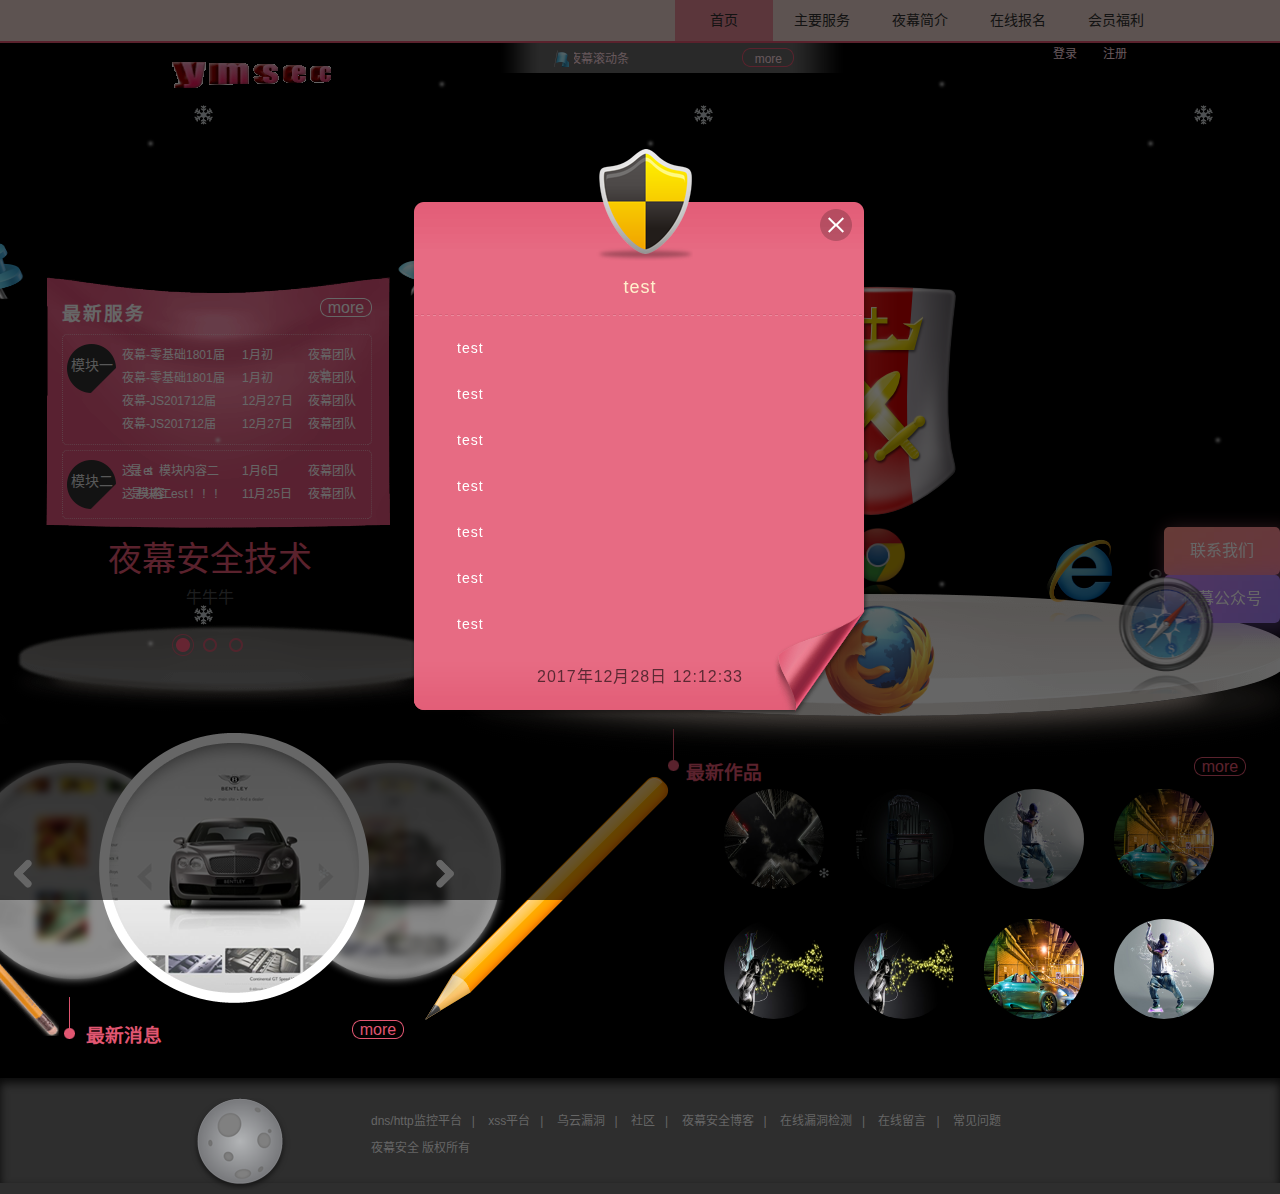
<file: index.html>
<!DOCTYPE html>
<html lang="zh-cn">

	<head>
		<meta charset="utf-8">
		<title>首页－夜幕安全</title>
		<meta name="description" content="夜幕安全">
		<meta name="keywords" content="夜幕安全">
		<link rel="shortcut icon" href="images/Clover.ico" />
		<link href="css/common.css" rel="stylesheet" type="text/css">
		<link href="css/index.css" rel="stylesheet" type="text/css">
		<link href="css/index-inside.css" rel="stylesheet" type="text/css">
		<link rel="stylesheet" href="css/footer.css" />
		<link rel="stylesheet" href="css/backtop.css" />
	</head>

	<body style="overflow-x: hidden;">

		<!--<div class="loadBox" style="height: 949px; display: none;">
			<div class="load1" id="loadBg">
				<div class="penBox" id="penBox"><img class="pen1" id="pen" src="">
					<div class="note1" id="note"><span>26</span><em>%</em></div>
				</div>
				<canvas id="c" height="400" width="600"></canvas>
				<span>&nbsp;</span>
				<img id="loadRoute" style="display: inline-block;" src="">
			</div>
		</div>-->

		<!-- center_content start-->
		<div class="body" style="display: block;">
			<!-- nav start -->
			<div class="nav">
				<div class="nav_main clear">
					<!-- skip_logo start-->
					<div id="skip_logo">
						<div id="skip_logoImg">
							<span></span>
							<span></span>
							<span></span>
							<span></span>
							<span></span>
							<!--<span></span>-->
						</div>
					</div>
					<!-- end skip_logo -->

					<!-- navigator start -->
					<div class="menu">
						<ul class="elastic">
							<li>
								<a href="index.html">首页</a>
							</li>
							<li>
								<a href="service.html">主要服务</a>
							</li>
							<li>
								<a href="profile.html">夜幕简介</a>
							</li>
							<li>
								<a href="enter.html">在线报名</a>
							</li>
							<li>
								<a href="vip.html">会员福利</a>
							</li>
							<li class="esbg"></li>
						</ul>
					</div>
					<!-- end navigator -->

					<!-- rolling_login_register start -->
					<div class="loginBtn">
						<!-- Seamless_rolling start -->
						<div class="notify">
							<strong class="horn"></strong>
							<a href="/index.php/about/noticelist" class="more" target="_blank">more</a>
							<div class="notifyBox">
								<ul style="width: 1256px; left: -723px;">
									<li>
										<a href="#" target="_blank">夜幕滚动条</a>
									</li>
									<li>
										<a href="#" target="_blank">夜幕最新消息</a>
									</li>
									<li>
										<a href="#" target="_blank">夜幕最新技术</a>
									</li>
									<li>
										<a href="#276" target="_blank">夜幕最新团队</a>
									</li>
								</ul>
							</div>
						</div>
						<!-- end Seamless_rolling -->

						<!-- login_register start -->
						<a href="javascript:;" id="navSingup" class="last_login">注册</a>
						<a href="javascript:;" id="navLogin">登录</a>
						<!-- end login_register-->
					</div>
					<!-- end rolling_login_register -->
				</div>
			</div>
			<!-- end nav -->

			<!-- snow start -->
			<div id="snowMask" style="display: block;"></div>
			<style type="text/css">
				@keyframes snow {
					0% {
						background-position: 0 0, 0 0;
					}
					100% {
						background-position: 500px 1000px, 500px 500px;
					}
				}
				
				@-webkit-keyframes snow {
					0% {
						background-position: 0 0, 0 0;
					}
					100% {
						background-position: 500px 1000px, 500px 500px;
					}
				}
				
				#snowMask {
					position: fixed;
					left: 0;
					top: 0;
					right: 0;
					bottom: 0;
					z-index: 999;
					background: url('images/snow1.png'), url('images/snow2.png');
					pointer-events: none;
					-webkit-animation: snow 15s linear infinite;
					animation: snow 15s linear infinite;
				}
			</style>
			<script type="text/javascript">
				(function() {
					var snowMask = document.getElementById('snowMask');

					function isIE() {
						if(!!window.ActiveXObject || "ActiveXObject" in window)
							return true;
						else
							return false;
					}
					snowMask.style.display = (!isIE()) ? "block" : "none";
				})();
			</script>
			<!-- end snow -->

			<!-- center_content_center start -->
			<div class="box">
				<div class="content clear">
					<!--carousel start-->
					<div class="text3d">
						<div style=" width:400px;height:396px;background:url(images/security-high.png) no-repeat center;position:absolute;left:230px; top: 100px;"></div>
						<div id="rorate_showcase" class="rorate_noselect">
							<img class="cloud9-item" src="browsers/firefox.png" alt="Firefox" width="120" height="120" style="opacity: 1;">
							<img class="cloud9-item" src="browsers/wyzo.png" alt="Wyzo" width="120" height="120">
							<img class="cloud9-item" src="browsers/opera.png" alt="Opera" width="120" height="120">
							<img class="cloud9-item" src="browsers/chrome.png" alt="Chrome" width="120" height="120">
							<img class="cloud9-item" src="browsers/iexplore.png" alt="Internet Explorer" width="120" height="120">
							<img class="cloud9-item" src="browsers/safari.png" alt="Safari" width="120" height="120">
						</div>
						<img class="disk" src="images/disk.png" alt="" style="left: 0px; bottom: 0px; width: 874px; height: 172px;">
					</div>
					<!-- end carousel-->

					<!-- strings_slideshow start -->
					<div class="board" style="opacity: 1;">

						<!-- spotlight start -->
						<div class="light">
							<div class="light1"></div>
							<div class="light2"></div>
							<div class="light3"></div>
						</div>
						<!-- end spotlight -->

						<!-- slideshow start -->
						<div class="black">
							<!-- text_switch start -->
							<div class="blackFrame">
								<ul class="blackBox">
									<li class="active" style="opacity: 1;">
										<a href="#" target="_blank">
											<h3>夜幕安全技术</h3>
											<p>牛牛牛</p>
										</a>
									</li>
									<li class="" style="opacity: 0;">
										<a href="#" target="_blank">
											<h3>夜幕大数据</h3>
											<p>好好好</p>
										</a>
									</li>
									<li class="" style="opacity: 0;">
										<a href="#" target="_blank">
											<h3>夜幕爬虫</h3>
											<p>强强强</p>
										</a>
									</li>
								</ul>
							</div>
							<!-- end text_switch -->

							<!-- click_dot start -->
							<div class="table">
								<a href="javascript:;" class="active"></a>
								<a href="javascript:;" class=""></a>
								<a href="javascript:;" class=""></a>
							</div>
							<!-- end click_dot -->
						</div>
						<!-- end slideshow-->

						<!-- strings_rolling start -->
						<div class="cloth" style="background-position: -18000px center, 0px center;">
							<div class="fly">
								<img class="fly1" src="images/tuding2.png" width="105" height="65" alt="">
								<img class="fly2" src="images/tuding1.png" width="105" height="65" alt="">
							</div>
							<div class="newClass" style="opacity: 1;">
								<div class="classTop clear">
									<h3>最新服务</h3>
									<a href="" target="_blank" class="more">more</a>
								</div>
								<div class="classContent">

									<div class="dashedTop">
										<div class="dashedBottom">
											<div class="dashedMiddle">
												<div class="classTitle">
													<div class="circle">模块一</div>
												</div>
												<ul class="classItem">
													<li>
														<span class="text">
															<a href="#" target="_blank" class="qin">
																<span style="left: 0px; position: absolute; top: 0px;">夜</span>
														<span style="left: 12px; position: absolute; top: 0px;">幕</span>
														<span style="left: 24px; position: absolute; top: 0px;">-</span>
														<span style="left: 27.9844px; position: absolute; top: 0px;">零</span>
														<span style="left: 39.9844px; position: absolute; top: 0px;">基</span>
														<span style="left: 51.9844px; position: absolute; top: 0px;">础</span>
														<span style="left: 63.9844px; position: absolute; top: 0px;">1</span>
														<span style="left: 70.6563px; position: absolute; top: 0px;">8</span>
														<span style="left: 77.3281px; position: absolute; top: 0px;">0</span>
														<span style="left: 84px; position: absolute; top: 0px;">1</span>
														<span style="left: 90.6719px; position: absolute; top: 0px;">届</span>
														</a>
														</span>
														<span class="date"><a href="#" target="_blank">1月初</a></span>
														<span class="people"><a href="#" target="_blank">夜幕团队</a></span>
													</li>
													<li>
														<span class="text">
															<a href="#" target="_blank" class="qin">
																<span style="left: 0px; position: absolute; top: 0px;">夜</span>
														<span style="left: 12px; position: absolute; top: 0px;">幕</span>
														<span style="left: 24px; position: absolute; top: 0px;">-</span>
														<span style="left: 27.9844px; position: absolute; top: 0px;">零</span>
														<span style="left: 39.9844px; position: absolute; top: 0px;">基</span>
														<span style="left: 51.9844px; position: absolute; top: 0px;">础</span>
														<span style="left: 63.9844px; position: absolute; top: 0px;">1</span>
														<span style="left: 70.6563px; position: absolute; top: 0px;">8</span>
														<span style="left: 77.3281px; position: absolute; top: 0px;">0</span>
														<span style="left: 84px; position: absolute; top: 0px;">1</span>
														<span style="left: 90.6719px; position: absolute; top: 0px;">届</span>
														</a>
														</span>
														<span class="date"><a href="#" target="_blank">1月初</a></span>
														<span class="people"><a href="#" target="_blank">夜幕团队</a></span>
													</li>
													<li>
														<span class="text">
															<a href="#" target="_blank" class="qin">
																<span style="left: 0px; position: absolute; top: 0px;">夜</span>
														<span style="left: 12px; position: absolute; top: 0px;">幕</span>
														<span style="left: 24px; position: absolute; top: 0px;">-</span>
														<span style="left: 27.9844px; position: absolute; top: 0px;">J</span>
														<span style="left: 33.9844px; position: absolute; top: 0px;">S</span>
														<span style="left: 41.9844px; position: absolute; top: 0px;">2</span>
														<span style="left: 48.6563px; position: absolute; top: 0px;">0</span>
														<span style="left: 55.3281px; position: absolute; top: 0px;">1</span>
														<span style="left: 62px; position: absolute; top: 0px;">7</span>
														<span style="left: 68.6719px; position: absolute; top: 0px;">1</span>
														<span style="left: 75.3438px; position: absolute; top: 0px;">2</span>
														<span style="left: 82.0156px; position: absolute; top: 0px;">届</span>
														</a>
														</span>
														<span class="date"><a href="#" target="_blank">12月27日</a></span>
														<span class="people"><a href="#" target="_blank">夜幕团队</a></span>
													</li>
													<li>
														<span class="text">
															<a href="#" target="_blank" class="qin">
																<span style="left: 0px; position: absolute; top: 0px;">夜</span>
														<span style="left: 12px; position: absolute; top: 0px;">幕</span>
														<span style="left: 24px; position: absolute; top: 0px;">-</span>
														<span style="left: 27.9844px; position: absolute; top: 0px;">J</span>
														<span style="left: 33.9844px; position: absolute; top: 0px;">S</span>
														<span style="left: 41.9844px; position: absolute; top: 0px;">2</span>
														<span style="left: 48.6563px; position: absolute; top: 0px;">0</span>
														<span style="left: 55.3281px; position: absolute; top: 0px;">1</span>
														<span style="left: 62px; position: absolute; top: 0px;">7</span>
														<span style="left: 68.6719px; position: absolute; top: 0px;">1</span>
														<span style="left: 75.3438px; position: absolute; top: 0px;">2</span>
														<span style="left: 82.0156px; position: absolute; top: 0px;">届</span>
														</a>
														</span>
														<span class="date"><a href="#" target="_blank">12月27日</a></span>
														<span class="people"><a href="#" target="_blank">夜幕团队</a></span>
													</li>
												</ul>
											</div>
										</div>
									</div>
									<div class="dashedTop">
										<div class="dashedBottom">
											<div class="dashedMiddle">
												<div class="classTitle">
													<div class="circle">模块二</div>
												</div>
												<ul class="classItem">
													<li>
														<span class="text"><a href="#" target="_blank" class="qin">
															<span style="left: 0px; position: absolute; top: 0px;">这</span>
														<span style="left: 8px; position: absolute; top: 0px;">是</span>
														<span style="left: 14.6719px; position: absolute; top: 0px;">t</span>
														<span style="left: 21.3438px; position: absolute; top: 0px;">e</span>
														<span style="left: 24.6719px; position: absolute; top: 0px;">s</span>
														<span style="left: 27.3281px; position: absolute; top: 0px;">t</span>
														<span style="left: 33.3281px; position: absolute; top: 0px;"> </span>
														<span style="left: 36.6563px; position: absolute; top: 0px;">模</span>
														<span style="left: 48.6563px; position: absolute; top: 0px;">块</span>
														<span style="left: 60.6563px; position: absolute; top: 0px;">内</span>
														<span style="left: 72.6563px; position: absolute; top: 0px;">容</span>
														<span style="left: 84.6563px; position: absolute; top: 0px;">二</span>
														</a>
														</span>
														<span class="date"><a href="#" target="_blank">1月6日</a></span>
														<span class="people"><a href="#" target="_blank">夜幕团队</a></span>
													</li>
													<li>
														<span class="text"><a href="#263" target="_blank" class="qin">
															<span style="left: 0px; position: absolute; top: 0px;">这</span>
														<span style="left: 8.65625px; position: absolute; top: 0px;">是</span>
														<span style="left: 15.3281px; position: absolute; top: 0px;">模</span>
														<span style="left: 22px; position: absolute; top: 0px;">块</span>
														<span style="left: 28px; position: absolute; top: 0px;">内</span>
														<span style="left: 31.3281px; position: absolute; top: 0px;">容</span>
														<span style="left: 38.3281px; position: absolute; top: 0px;">二</span>
														<span style="left: 42.3125px; position: absolute; top: 0px;">t</span>
														<span style="left: 48.9844px; position: absolute; top: 0px;">e</span>
														<span style="left: 55.6563px; position: absolute; top: 0px;">s</span>
														<span style="left: 62.3281px; position: absolute; top: 0px;">t</span>
														<span style="left: 68.3281px; position: absolute; top: 0px;">!</span>
														<span style="left: 80.3281px; position: absolute; top: 0px;">!</span>
														<span style="left: 92.3281px; position: absolute; top: 0px;">!</span>
														</a>
														</span>
														<span class="date"><a href="#263" target="_blank">11月25日</a></span>
														<span class="people"><a href="#263" target="_blank">夜幕团队</a></span>
													</li>
												</ul>
											</div>
										</div>
									</div>

								</div>
							</div>
						</div>
						<!-- end strings_rolling -->
					</div>
					<!-- end strings_slideshow -->

					<!-- gauss_enlarge start -->
					<div class="paper" style="top: 0px; opacity: 1;">
						<!-- pic start -->
						<div class="tool" style="opacity: 1;">
							<img class="pen" src="images/pen.png" alt="" style="left: -45px; top: 120px;">
							<img class="pen_bottom" src="images/pen-bottom.png" alt="" style="left:483px;top:43px;">
						</div>
						<!-- end pic -->

						<!-- gauss_blur start -->
						<div id="gauss_wrap">
							<img src="images/title.png" style="position: absolute;left: 130px;bottom: 0;" />
							<div class="title" style="position: absolute;right: 130px;bottom: 0;">
								<h3 style="width:78px;height:18px; position: absolute;top: 0;right: 240px;    color: #e15671">最新消息</h3>
								<a href="/index.php/news/newsList" target="_blank" class="more" style="width:52px;height:19px;float:right;background:url(images/more_1.png);text-align:center;line-height:19px;font-weight:500;color:#e15671;cursor: pointer;">more</a>
							</div>
							<ul id="gauss_list">
								<li>
									<span></span>
								</li>
								<li>
									<span></span>
								</li>
								<li>
									<span></span>
								</li>
							</ul>
							<div id="gauss_prev" class="gauss_btn">
								<span></span>
								<span></span>
							</div>
							<div id="gauss_next" class="gauss_btn">
								<span></span>
								<span></span>
							</div>
						</div>
						<!-- end gauss_blur -->

						<!-- enlarge_img start -->
						<style type="text/css">
							.enlarge {
								width: 582px;
								margin-left: 60px;
								position: relative;
							}
							
							.enlarge li {
								list-style: none;
								float: left;
							}
							
							.enlarge li img {
								width: 100px;
								height: 100px;
								border-radius: 50%;
								margin: 15px;
								z-index: 1;
								display: block;
							}
						</style>
						<div class="works" style="opacity: 1;">
							<div class="title moveTitle" style="opacity: 1; top: 0px;">
								<h3>最新作品</h3>
								<a href="#" target="_blank" class="more">more</a>
							</div>
							<ul class="enlarge">
								<li><img src="images/1.jpg" /></li>
								<li><img src="images/2.jpg" /></li>
								<li><img src="images/3.jpg" /></li>
								<li><img src="images/4.jpg" /></li>
								<li><img src="images/5.jpg" /></li>
								<li><img src="images/5.jpg" /></li>
								<li><img src="images/4.jpg" /></li>
								<li><img src="images/3.jpg" /></li>
							</ul>
						</div>
						<!-- end enlarge_img-->
					</div>
					<!-- gauss_enlarge start -->
				</div>
			</div>
			<!-- end center_content_center  -->

			<!-- contact start-->
			<div class="contact" id="contact">
				<div class="cuBox" style="width: 116px; height: 48px;">
					<h6 class="firstTitle">联系我们</h6>
					<div class="cuNum">
						<p class="qq">2582255 2582255</p>
						<p class="qq2">2582255</p>
						<p class="phone">010-2582255</p>
					</div>
					<h6>在线微信客服</h6>
					<div class="weixin">
						<dl>
							<dt><img src="images/cool.jpg" alt=""></dt>
							<dd>客服1</dd>
						</dl>
						<!--<dl class="code2">-->
						<!--<dt><img src="" alt="" /></dt>-->
						<!--<dd>客服2</dd>-->
						<!--</dl>-->
					</div>
					<h6>客服在线时间</h6>
					<div class="ontime">
						<p>周一至周六夜午：9:00~12:00</p>
						<p>下午：13:30~18:00</p>
					</div>
				</div>
				<div class="psBox">
					<h6 class="firstTitle">夜幕公众号</h6>
					<img src="images/cool.jpg" alt="">
				</div>
			</div>
			<!-- end contact-->

			<!-- home_pop_pups start -->
			<div class="bannerMark" style="display: none; opacity: 0;"></div>
			<div class="banner" data-off="284" style="display: none; opacity: 0;">
				<a href="javascript:;" class="close"></a>
				<div class="m"></div>
				<div class="bannerTop">
					<h3><a href="#" target="_blank">test</a></h3>
				</div>
				<div class="bannerMld"></div>
				<div class="bannerBtm">
					<ul>
						<li>
							<a href="#" target="_blank">test</a>
						</li>
						<li>
							<a href="#" target="_blank">test</a>
						</li>
						<li>
							<a href="#" target="_blank">test</a>
						</li>
						<li>
							<a href="#" target="_blank">test</a>
						</li>
						<li>
							<a href="#" target="_blank">test</a>
						</li>
						<li>
							<a href="#" target="_blank">test</a>
						</li>
						<li>
							<a href="#" target="_blank">test</a>
						</li>
					</ul>
					<p>2017年12月28日 12:12:33</p>
				</div>
			</div>
			<!-- end home_pop_pups -->

			<!-- footer start -->
			<div class="footer">
				<div class="f_main">
					<div class="f_logo fl">
						<a href="/"></a>
					</div>
					<div class="f_copy fl">
						<p>
							<a href="#">dns/http监控平台</a>|
							<a href="#">xss平台</a>|
							<a href="#">乌云漏洞</a>|
							<a href="#">社区</a>|
							<a href="#">夜幕安全博客</a>|
							<a href="#">在线漏洞检测</a>|
							<!--<a href="#">加入我们</a>|<a href="#">网站地图</a><a href="#">联系我们</a>|-->
							<a href="#">在线留言</a>|
							<a href="#" target="_blank">常见问题</a>
						</p><br>
						<p><span>夜幕安全 版权所有</span></p>
					</div>
				</div>
			</div>
			<!-- end footer -->

			<!-- back_top start -->
			<div class="backTop" id="backTop" data-backtop="javascript">&nbsp;</div>
			<!-- end back_top -->
		</div>

		<!-- js start -->
		<script src="js/jquery-1.11.3.min.js"></script>
		<script src="js/jquery.easing.1.3.js"></script>
		<script type="text/javascript" src="js/common/utils.js"></script>
		<script type="text/javascript" src="js/common/allMove.js"></script>
		<script src="js/carousel/js/jquery.reflection.js"></script>
		<script src="js/carousel/js/jquery.cloud9carousel.js"></script>
		<script type="text/javascript" src="js/index.js"></script>
		<script type="text/javascript" src="js/backtop.js" ></script>
		<script type="text/javascript" src="js/login.js" ></script>
		<!-- end js -->
	</body>

</html>
</file>
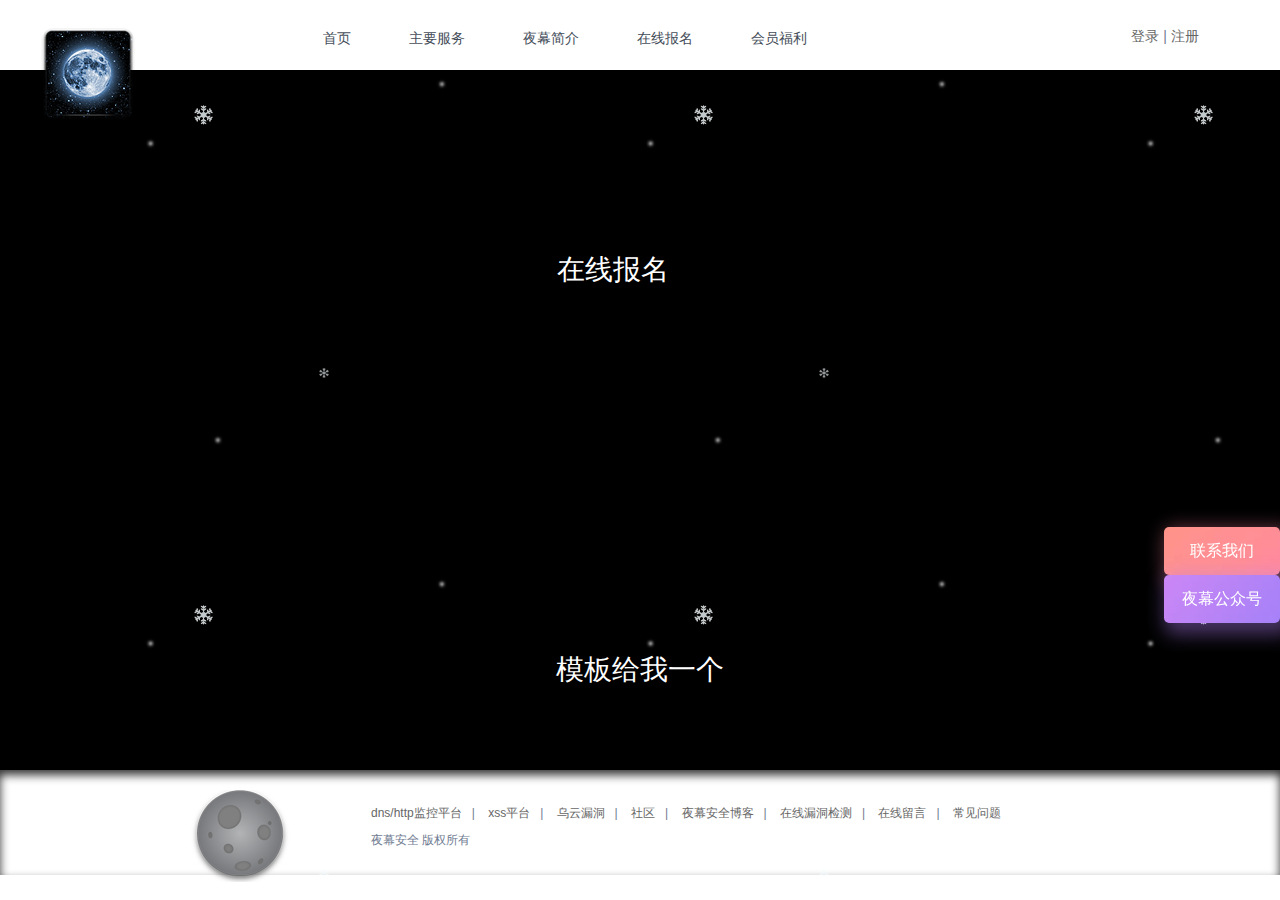
<file: enter.html>
<!DOCTYPE html>
<html>

	<head>
		<meta charset="UTF-8">

		<title></title>
		<link rel="stylesheet" href="css/reset.css" />
		<link rel="stylesheet" href="css/login.css" />
		<link rel="stylesheet" href="css/footer.css" />
		<link rel="stylesheet" href="css/contact.css" />
		<script type="text/javascript" src="js/common/utils.js"></script>
	</head>

	<body>
		<!-- navigator start -->
		<div class="header">
			<div class="topMain">
				<h1 class="logo">
					<a href="#">
						<img src="images/moon.png">
					</a>
				</h1>
				<div class="menu">
					<ul>
						<li>
							<a href="index.html">首页</a>
						</li>
						<li>
							<a href="service.html">主要服务</a>
						</li>
						<li>
							<a href="profile.html">夜幕简介</a>
						</li>
						<li>
							<a href="enter.html">在线报名</a>
						</li>
						<li>
							<a href="vip.html">会员福利</a>
						</li>
					</ul>
				</div>
				<div class="loginBox">
					<a href="" id="navLogin">登录</a>
					<span>|</span>
					<a href="" id="navSingup">注册</a>
				</div>
			</div>
		</div>
		<!-- end navigator -->

		<!-- 雪花动画效果 -->
		<div id="snowMask" style="display: block;"></div>
		<style type="text/css">
			@keyframes snow {
				0% {
					background-position: 0 0, 0 0;
				}
				100% {
					background-position: 500px 1000px, 500px 500px;
				}
			}
			
			@-webkit-keyframes snow {
				0% {
					background-position: 0 0, 0 0;
				}
				100% {
					background-position: 500px 1000px, 500px 500px;
				}
			}
			
			#snowMask {
				position: fixed;
				left: 0;
				top: 0;
				right: 0;
				bottom: 0;
				z-index: 999;
				background: url('images/snow1.png'), url('images/snow2.png');
				pointer-events: none;
				-webkit-animation: snow 15s linear infinite;
				animation: snow 15s linear infinite;
			}
		</style>
		<script type="text/javascript">
			(function() {
				var snowMask = document.getElementById('snowMask');

				function isIE() {
					if(!!window.ActiveXObject || "ActiveXObject" in window)
						return true;
					else
						return false;
				}
				snowMask.style.display = (!isIE()) ? "block" : "none";
			})();
		</script>
		<!-- end snow-->

		<!-- content start -->
		<div class="content bglogin">
			<!-- online start -->
			<div class="online" style="width:100%; height: 400px; text-align: center;line-height: 400px;color: #fff; font-size: 28px;">
				<span>在线报名</span>
				<br />
				<span>模板给我一个</span>
			</div>
			<!-- end online -->
		</div>
		<!-- end content-->

		<!-- contact start-->
		<div class="contact" id="contact">
			<div class="cuBox" style="width: 116px; height: 48px;">
				<h6 class="firstTitle">联系我们</h6>
				<div class="cuNum">
					<p class="qq">2582255 2582255</p>
					<p class="qq2">2582255</p>
					<p class="phone">010-2582255</p>
				</div>
				<h6>在线微信客服</h6>
				<div class="weixin">
					<dl>
						<dt><img src="images/cool.jpg" alt=""></dt>
						<dd>客服1</dd>
					</dl>
				</div>
				<h6>客服在线时间</h6>
				<div class="ontime">
					<p>周一至周六夜午：9:00~12:00</p>
					<p>下午：13:30~18:00</p>
				</div>
			</div>
			<div class="psBox">
				<h6 class="firstTitle">夜幕公众号</h6>
				<img src="images/cool.jpg" alt="">
			</div>
		</div>
		<!-- end contact-->

		<!-- footer start -->
		<div class="footer">
			<div class="f_main">
				<div class="f_logo fl">
					<a href="/"></a>
				</div>
				<div class="f_copy fl">
					<p>
						<a href="#">dns/http监控平台</a>|
						<a href="#">xss平台</a>|
						<a href="#">乌云漏洞</a>|
						<a href="#">社区</a>|
						<a href="#">夜幕安全博客</a>|
						<a href="#">在线漏洞检测</a>|
						<!--<a href="#">加入我们</a>|<a href="#">网站地图</a><a href="#">联系我们</a>|-->
						<a href="#">在线留言</a>|
						<a href="#" target="_blank">常见问题</a>
					</p><br>
					<p><span>夜幕安全 版权所有</span></p>
				</div>
			</div>
		</div>
		<!-- end footer -->

		<!-- back_top start -->
		<div class="backTop" id="backTop" data-backtop="javascript">&nbsp;</div>
		<!-- end back_top -->
		<script type="text/javascript" src="js/login.js"></script>
	</body>

</html>
</file>
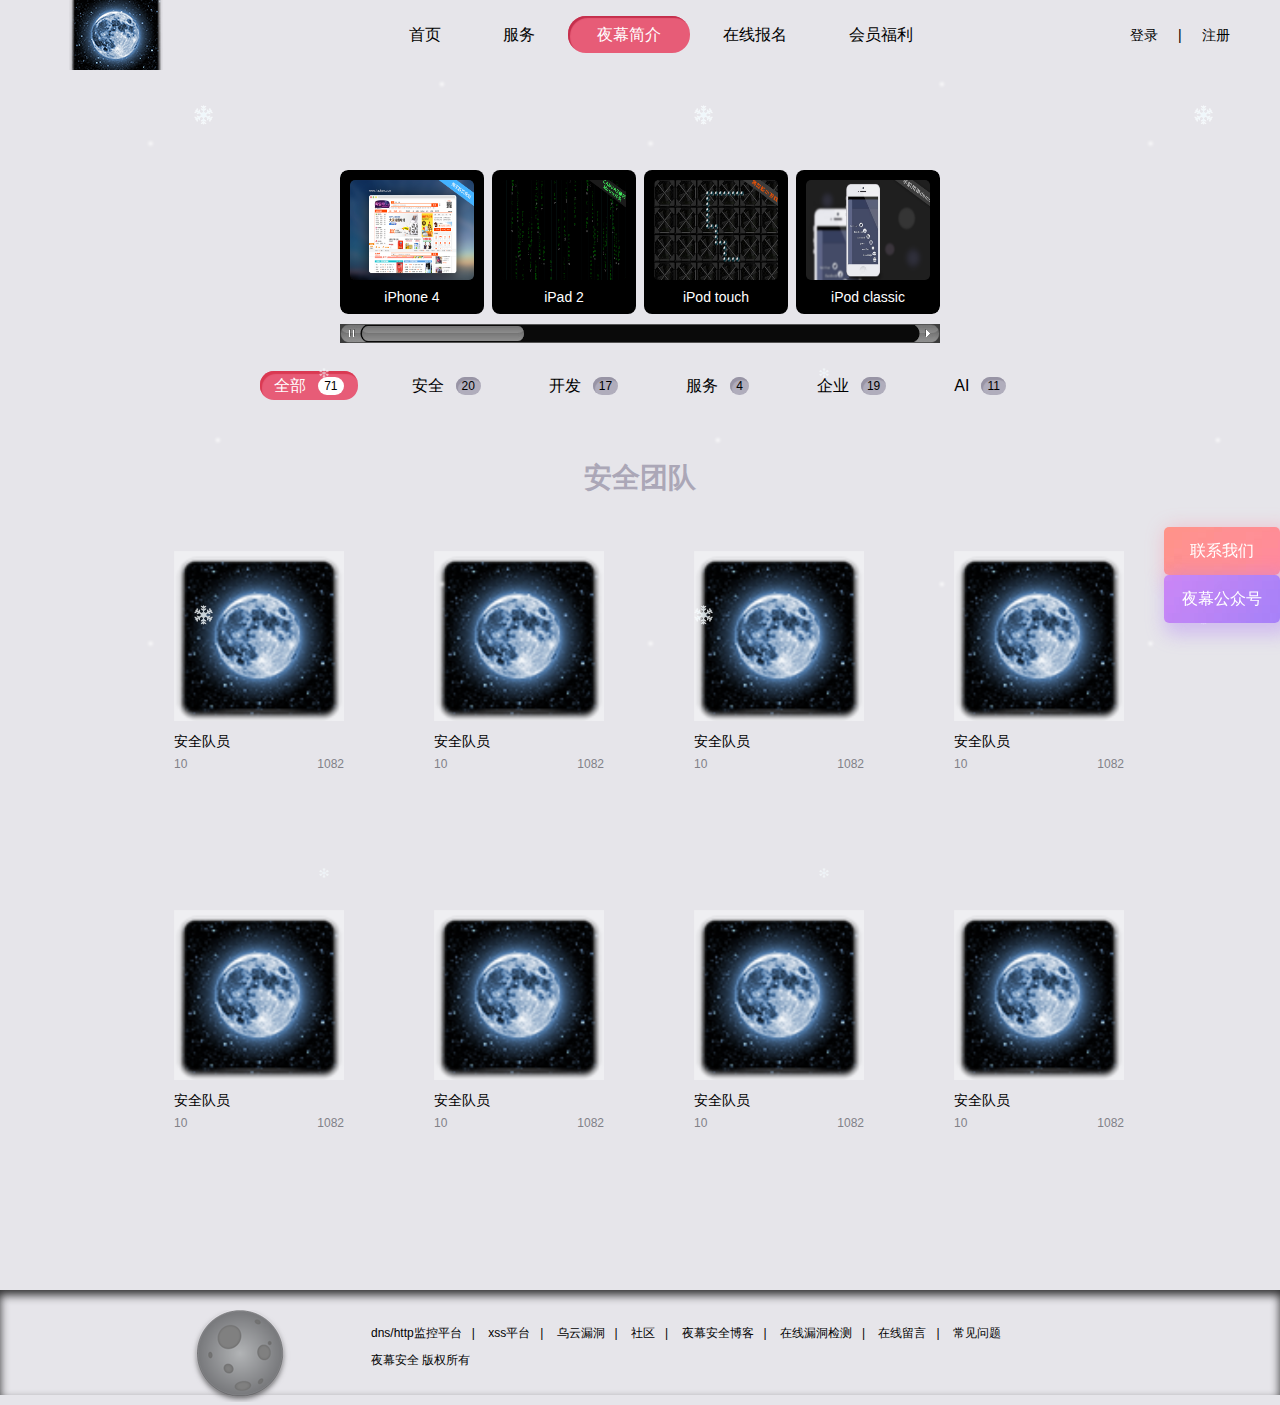
<file: profile.html>
<!doctype html>
<html>

	<head>
		<meta http-equiv="Content-type" content="text/html; charset=utf-8">
		<title>简介-夜幕安全</title>
		<link rel="shortcut icon" href="images/Clover.ico" />
		<link rel="stylesheet" href="css/reset.css" />
		<link rel="stylesheet" href="css/profile.css" />
		<link rel="stylesheet" href="css/contact.css" />
		<link rel="stylesheet" href="css/footer.css" />
		<link rel="stylesheet" href="css/backtop.css" />
		<link rel="stylesheet" href="css/login.css" />
		<script type="text/javascript" src="js/jquery-1.11.3.min.js"></script>
		<script type="text/javascript" src="js/jquery.easing.1.3.js"></script>
		<script type="text/javascript" src="js/common/utils.js"></script>
		<script type="text/javascript" src="js/common/allMove.js"></script>
		<script type="text/javascript" src="js/profilemove.js"></script>

	</head>

	<body class="works">
		<div class="nav">
			<div class="nav-center">
				<h1></h1>
				<ul class="login">
					<li>
						<a href="javascript:;" id="navLogin">登录</a>
					</li>
					<li class="line">|</li>
					<li>
						<a href="javascript:;" id="navSingup">注册</a>
					</li>
				</ul>
				<ul class="nav-list">
					<li>
						<a href="index.html">首页</a>
					</li>
					<li>
						<a href="service.html">服务</a>
					</li>
					<li>
						<a href="profile.html" class="active">夜幕简介</a>
					</li>
					<li>
						<a href="enter.html">在线报名</a>
					</li>
					<li>
						<a href="vip.html">会员福利</a>
					</li>
				</ul>
			</div>
		</div>
		<div class="class-box">
			<div id="box">
				<div class="list">
					<ul>
						<li><img src="img/1.png" />
							<p>iPhone 4</p>
						</li>
						<li><img src="img/2.png" />
							<p>iPad 2</p>
						</li>
						<li><img src="img/3.png" />
							<p>iPod touch</p>
						</li>
						<li><img src="img/4.png" />
							<p>iPod classic</p>
						</li>
						<li><img src="img/5.png" />
							<p>iPod shuffle</p>
						</li>
						<li><img src="img/6.png" />
							<p>iPod nano</p>
						</li>
						<li><img src="img/1.png" />
							<p>MacBook Air</p>
						</li>
						<li><img src="img/2.png" />
							<p>MacBook Pro</p>
						</li>
						<li><img src="img/4.png" />
							<p>Mac mini</p>
						</li>
						<li><img src="img/6.png" />
							<p>Mac Pro</p>
						</li>
					</ul>
				</div>
				<!--/list-->
				<div class="scrollBar">
					<div class="barL"></div>
					<div class="barM">
						<div class="bar">
							<div class="l"></div>
							<div class="r"></div>
						</div>
					</div>
					<div class="barR"></div>
				</div>
				<!--/scrollBar-->
			</div>
		</div>
		<div class="nav-works" id="nav-works">
			<ul>
				<li class="active" data-cate="all">
					<a href="javascript:;"><em>全部</em><span>71</span></a>
				</li>
				<li class="" data-cate="4cbbdc8b87024aff84a7620eab125e4a">
					<a href="javascript:;"><em>安全</em><span>20</span></a>
				</li>
				<li class="" data-cate="c60e9e469511c98e1a5d8be2d7d8e578">
					<a href="javascript:;"><em>开发</em><span>17</span></a>
				</li>
				<li class="" data-cate="ff3c3f784aa329a2e7ddae31b53039f5">
					<a href="javascript:;"><em>服务</em><span>4</span></a>
				</li>
				<li class="" data-cate="cbf5995cb18ed1706b444942fc1f1f66">
					<a href="javascript:;"><em>企业</em><span>19</span></a>
				</li>
				<li class="" data-cate="e665370bd74e747b8dd826f54fa00935">
					<a href="javascript:;"><em>AI</em><span>11</span></a>
				</li>
			</ul>
		</div>
		<div class="works-box" id="works-box">
			<div class="works-box-top">
				<div class="works-box-bottom clear">
					<div class="works-box-count">
						<h3>安全团队</h3>
						<div class="works-box-row clear">
							<dl>
								<dt>
									<div class="box-3d">
										<div class="box-3d-content">
											<img src="images/moon.png"/>
											<img src="images/moon.png"/>
											<img src="images/moon.png"/>
											<img src="images/moon.png"/>
											<img src="images/moon.png"/>
										</div>
									</div>
								</dt>
								<dd>
									<p>安全队员</p>
									<ul>
										<li class="talk">10</li>
										<li class="praise">1082</li>
									</ul>
								</dd>
							</dl>
							<dl>
								<dt>
									<div class="box-3d">
										<div class="box-3d-content">
											<img src="images/moon.png"/>
											<img src="images/moon.png"/>
											<img src="images/moon.png"/>
											<img src="images/moon.png"/>
											<img src="images/moon.png"/>
										</div>
									</div>
								</dt>
								<dd>
									<p>安全队员</p>
									<ul>
										<li class="talk">10</li>
										<li class="praise">1082</li>
									</ul>
								</dd>
							</dl>
							<dl>
								<dt>
									<div class="box-3d">
										<div class="box-3d-content">
											<img src="images/moon.png"/>
											<img src="images/moon.png"/>
											<img src="images/moon.png"/>
											<img src="images/moon.png"/>
											<img src="images/moon.png"/>
										</div>
									</div>
								</dt>
								<dd>
									<p>安全队员</p>
									<ul>
										<li class="talk">10</li>
										<li class="praise">1082</li>
									</ul>
								</dd>
							</dl>
							<dl>
								<dt>
									<div class="box-3d">
										<div class="box-3d-content">
											<img src="images/moon.png"/>
											<img src="images/moon.png"/>
											<img src="images/moon.png"/>
											<img src="images/moon.png"/>
											<img src="images/moon.png"/>
										</div>
									</div>
								</dt>
								<dd>
									<p>安全队员</p>
									<ul>
										<li class="talk">10</li>
										<li class="praise">1082</li>
									</ul>
								</dd>
							</dl>
						</div>
						<div class="works-box-row clear">
							<dl>
								<dt>
									<div class="box-3d">
										<div class="box-3d-content">
											<img src="images/moon.png"/>
											<img src="images/moon.png"/>
											<img src="images/moon.png"/>
											<img src="images/moon.png"/>
											<img src="images/moon.png"/>
										</div>
									</div>
								</dt>
								<dd>
									<p>安全队员</p>
									<ul>
										<li class="talk">10</li>
										<li class="praise">1082</li>
									</ul>
								</dd>
							</dl>
							<dl>
								<dt>
									<div class="box-3d">
										<div class="box-3d-content">
											<img src="images/moon.png"/>
											<img src="images/moon.png"/>
											<img src="images/moon.png"/>
											<img src="images/moon.png"/>
											<img src="images/moon.png"/>
										</div>
									</div>
								</dt>
								<dd>
									<p>安全队员</p>
									<ul>
										<li class="talk">10</li>
										<li class="praise">1082</li>
									</ul>
								</dd>
							</dl>
							<dl>
								<dt>
									<div class="box-3d">
										<div class="box-3d-content">
											<img src="images/moon.png"/>
											<img src="images/moon.png"/>
											<img src="images/moon.png"/>
											<img src="images/moon.png"/>
											<img src="images/moon.png"/>
										</div>
									</div>
								</dt>
								<dd>
									<p>安全队员</p>
									<ul>
										<li class="talk">10</li>
										<li class="praise">1082</li>
									</ul>
								</dd>
							</dl>
							<dl data-nid="64" data-wid="">
								<dt>
									<div class="box-3d">
										<div class="box-3d-content">
											<img src="images/moon.png"/>
											<img src="images/moon.png"/>
											<img src="images/moon.png"/>
											<img src="images/moon.png"/>
											<img src="images/moon.png"/>
										</div>
									</div>
								</dt>
								<dd>
									<p>安全队员</p>
									<ul>
										<li class="talk">10</li>
										<li class="praise">1082</li>
									</ul>
								</dd>
							</dl>
						</div>
					</div>
				</div>
			</div>
		</div>

		<!-- 雪花动画效果 -->
		<div id="snowMask" style="display: block;"></div>
		<style type="text/css">
			@keyframes snow {
				0% {
					background-position: 0 0, 0 0;
				}
				100% {
					background-position: 500px 1000px, 500px 500px;
				}
			}
			
			@-webkit-keyframes snow {
				0% {
					background-position: 0 0, 0 0;
				}
				100% {
					background-position: 500px 1000px, 500px 500px;
				}
			}
			
			#snowMask {
				position: fixed;
				left: 0;
				top: 0;
				right: 0;
				bottom: 0;
				z-index: 999;
				background: url('images/snow1.png'), url('images/snow2.png');
				pointer-events: none;
				-webkit-animation: snow 15s linear infinite;
				animation: snow 15s linear infinite;
			}
		</style>
		<script type="text/javascript">
			(function() {
				var snowMask = document.getElementById('snowMask');

				function isIE() {
					if(!!window.ActiveXObject || "ActiveXObject" in window)
						return true;
					else
						return false;
				}
				snowMask.style.display = (!isIE()) ? "block" : "none";
			})();
		</script>
		<!-- end snow-->
		
		<!-- contact start-->
		<div class="contact" id="contact">
			<div class="cuBox" style="width: 116px; height: 48px;">
				<h6 class="firstTitle">联系我们</h6>
				<div class="cuNum">
					<p class="qq">2582255 2582255</p>
					<p class="qq2">2582255</p>
					<p class="phone">010-2582255</p>
				</div>
				<h6>在线微信客服</h6>
				<div class="weixin">
					<dl>
						<dt><img src="images/cool.jpg" alt=""></dt>
						<dd>客服1</dd>
					</dl>
				</div>
				<h6>客服在线时间</h6>
				<div class="ontime">
					<p>周一至周六夜午：9:00~12:00</p>
					<p>下午：13:30~18:00</p>
				</div>
			</div>
			<div class="psBox">
				<h6 class="firstTitle">夜幕公众号</h6>
				<img src="images/cool.jpg" alt="">
			</div>
		</div>
		<!-- end contact-->

		<!-- footer start -->
		<div class="footer">
			<div class="f_main">
				<div class="f_logo fl">
					<a href="/"></a>
				</div>
				<div class="f_copy fl">
					<p>
						<a href="#">dns/http监控平台</a>|
						<a href="#">xss平台</a>|
						<a href="#">乌云漏洞</a>|
						<a href="#">社区</a>|
						<a href="#">夜幕安全博客</a>|
						<a href="#">在线漏洞检测</a>|
						<!--<a href="#">加入我们</a>|<a href="#">网站地图</a><a href="#">联系我们</a>|-->
						<a href="#">在线留言</a>|
						<a href="#" target="_blank">常见问题</a>
					</p><br>
					<p><span>夜幕安全 版权所有</span></p>
				</div>
			</div>
		</div>
		<!-- end footer -->

		<!-- back_top start -->
		<div class="backTop" id="backTop" data-backtop="javascript">&nbsp;</div>
		<!-- end back_top -->

		<script type="text/javascript" src="js/profile.js"></script>
		<script type="text/javascript" src="js/contact.js"></script>
		<script type="text/javascript" src="js/backtop.js"></script>
		<script type="text/javascript" src="js/login.js" ></script>
	</body>

</html>
</file>
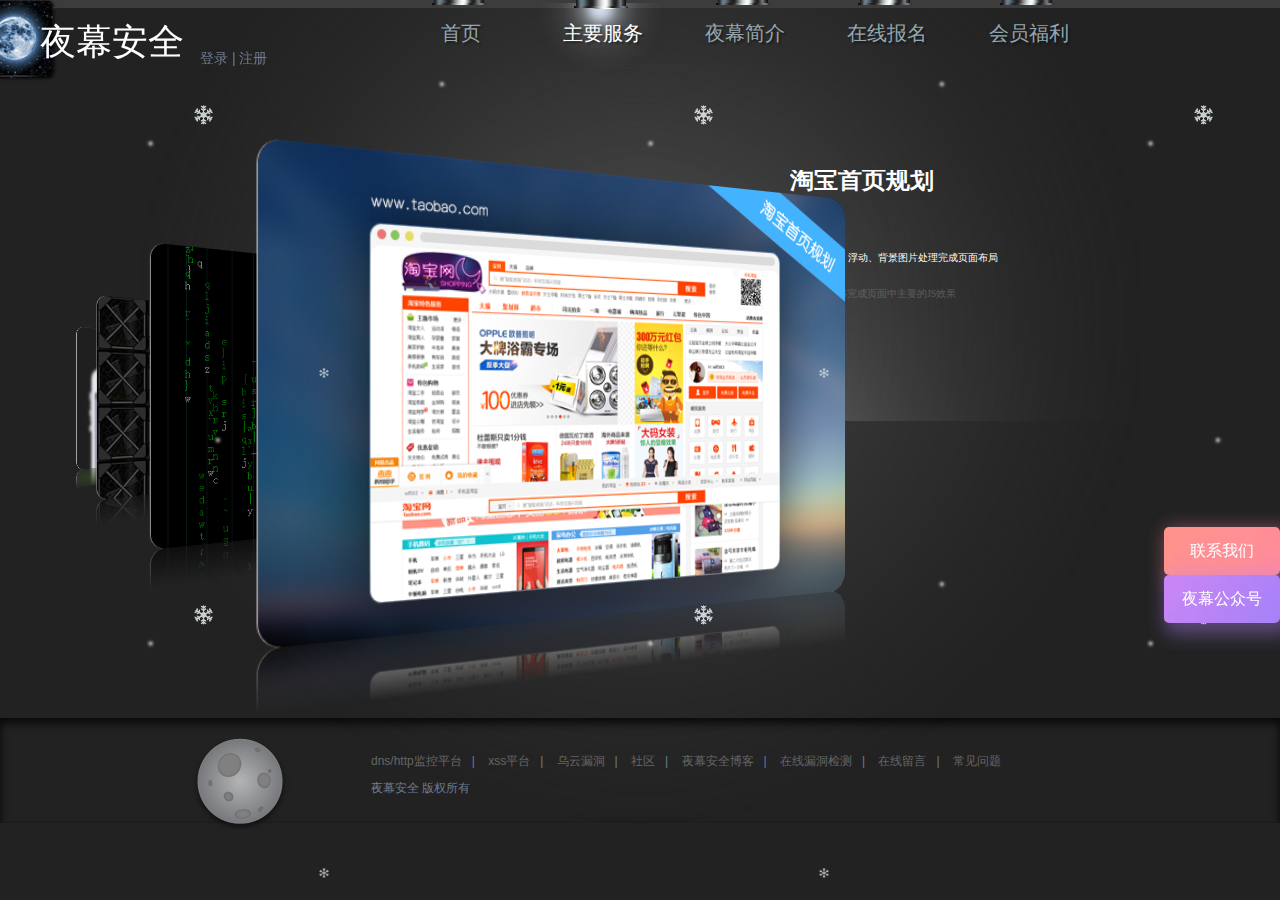
<file: service.html>
<!DOCTYPE html>
<html lang="ch">

	<head>
		<meta charset="UTF-8">
		<title>服务-夜幕安全</title>
		<base target="_blank" />
		<link rel="shortcut icon" href="images/Clover.ico" />
		<link rel="stylesheet" href="css/reset.css" />
		<link rel="stylesheet" href="css/service.css">
		<link rel="stylesheet" type="text/css" href="css/contact.css" />
		<link rel="stylesheet" href="css/footer.css" />
		<link rel="stylesheet" href="css/backtop.css" />
		<style type="text/css">
			.footer {
				top: 80%;
			}
		</style>
		<script type="text/javascript" src="js/jquery-1.11.3.min.js"></script>
		<script type="text/javascript" src="js/common/utils.js"></script>
		<script type="text/javascript" src="js/common/allMove.js"></script>
		<script src="js/service.js"></script>
	</head>

	<body>
		<header>
			<div class="logo">
				<a href="#"></a>
				<img src="images/moon.png" alt="">
			</div>
			<div class="logopic">
				<a style="font-size: 36px; color: #fff;">夜幕安全</a>
			</div>
			<nav>
				<div class="navdiv">
					<a href="index.html" target="_self">首页</a>
				</div>
				<div class="navdiv">
					<a href="service.html">主要服务</a>
				</div>
				<div class="navdiv">
					<a href="profile.html">夜幕简介</a>
				</div>
				<div class="navdiv">
					<a href="enter.html">在线报名</a>
				</div>
				<div class="navdiv">
					<a href="vip.html">会员福利</a>
				</div>
			</nav>
		</header>
		<div id="forlogin" style="position: absolute; top: 50px;left: 200px;">
			<span class="login" style="cursor: pointer;" id="navLogin">登录</span>
			<span class="login">|</span>
			<span class="login" style="cursor: pointer;" id="navSingup">注册</span>
		</div>
		<!-- 雪花动画效果 -->
		<div id="snowMask" style="display: block;"></div>
		<style type="text/css">
			@keyframes snow {
				0% {
					background-position: 0 0, 0 0;
				}
				100% {
					background-position: 500px 1000px, 500px 500px;
				}
			}
			
			@-webkit-keyframes snow {
				0% {
					background-position: 0 0, 0 0;
				}
				100% {
					background-position: 500px 1000px, 500px 500px;
				}
			}
			
			#snowMask {
				position: fixed;
				left: 0;
				top: 0;
				right: 0;
				bottom: 0;
				z-index: 999;
				background: url('images/snow1.png'), url('images/snow2.png');
				pointer-events: none;
				-webkit-animation: snow 15s linear infinite;
				animation: snow 15s linear infinite;
			}
		</style>
		<script type="text/javascript">
			(function() {
				var snowMask = document.getElementById('snowMask');

				function isIE() {
					if(!!window.ActiveXObject || "ActiveXObject" in window)
						return true;
					else
						return false;
				}
				snowMask.style.display = (!isIE()) ? "block" : "none";
			})();
		</script>
		<!-- end snow-->
		
		<div class="content">
			<div class="outer" imgstyle="z-index:10;">
				<div class="inner">

					<img src="" alt="">
				</div>
			</div>
			<div class="outer" style="z-index:9;">
				<div class="inner">

					<img src="" alt="">
				</div>
			</div>
			<div class="outer" style="z-index:8;">
				<div class="inner">

					<img src="" alt="">
				</div>
			</div>
			<div class="outer" style="z-index:7;">
				<div class="inner">

					<img src="" alt="">
				</div>
			</div>
			<div class="outer" style="z-index:6;">
				<div class="inner">
					<img src="" alt="">
				</div>
			</div>
			<div class="outer" style="z-index:5;">
				<div class="inner">
					<img src="" alt="">
				</div>
			</div>

			<div class="outer" style="z-index:4;">
				<div class="inner">
					<div id="coming">
						<h2>To be continue</h2></div>
				</div>
			</div>
		</div>

		<div class="right">
			<div class="contro" style="display:block">
				<h1>淘宝首页规划</h1>
				<p>June 2014</p>
				<h3>1,使用定位、浮动、背景图片处理完成页面布局</h3>
				<h3>2,使用源生JS完成页面中主要的JS效果</h3>
				<h3>3,处理IE6下的兼容问题</h3>
				<a href="#" class="cir"></a>

			</div>
			<div class="contro">
				<h1>CANVAS模仿Matrix片头</h1>
				<p>June 2014</p>
				<h3>1,生成一定数量的数组，循环分组分配X、Y值</h3>
				<h3>2,定时器不停重复生成文字分配给数组内每个值</h3>
				<h3>3,同时用CANVAS写入文字，不停改变Y值，反复重新绘制</h3>
				<a href="#" class="cir"></a>
			</div>
			<div class="contro">
				<h1>JS贪吃蛇小游戏</h1>
				<p>May 2014</p>
				<h3>1,JS生成地图，定时器控制蛇身前进，把蛇的每个位置存入数组，每次前进进行数组操作</h3>
				<h3>2,用事件处理键盘方向控制，每次碰撞苹果把苹果并入蛇的数组，再在排除蛇的位置随机生成苹果,重新启动定时器，达到越来越快的效果</h3>
				<h3>3,做出各种情况判断检测</h3>
				<a href="#" class="cir"></a>

			</div>
			<div class="contro">
				<h1>手机菜单弹出小效果</h1>
				<p>June s2014</p>
				<h3>1,模拟了手机点击弹出收缩一个菜单的效果</h3>
				<h3>2,使用了多段函数执行实现变化过程</h3>
				<h3>3,使用CSS旋转角度完成转圈</h3>
				<a href="#" class="cir"></a>
			</div>

			<div class="contro">
				<h1>放大镜小效果</h1>
				<p>June 2014</p>
				<h3>1,鼠标事件处理鼠标移入出现一个随鼠标移动的透明层</h3>
				<h3>2,事件属性提取透明层所选取的坐标位置</h3>
				<h3>3,计算选取图片中的坐标位置生成在后侧位置</h3>
				<a href="#" class="cir"></a>
			</div>

			<div class="contro">
				<h1>仿荣事达网站视觉差小效果</h1>
				<p>June 2014</p>
				<h3>1,事件属性提取各个元素长宽，计算元素起始位置</h3>
				<h3>2,鼠标移动事件计算各个元素分别以不同的速度跟随鼠标改变定位的TOP和LEFT值</h3>
				<h3>3,BOM操作处理窗口改变，使元素依然处在居中位置</h3>
				<a href="#" class="cir"></a>

			</div>
			<div class="contro">
				<h1>即将到来</h1>
				<p>????</p>
				<h3>coming soon</h3>

				<a href="#" class="cir"></a>
			</div>
		</div>

		<!-- contact start-->
		<div class="contact" id="contact">
			<div class="cuBox" style="width: 116px; height: 48px;">
				<h6 class="firstTitle">联系我们</h6>
				<div class="cuNum">
					<p class="qq">2582255 2582255</p>
					<p class="qq2">2582255</p>
					<p class="phone">010-2582255</p>
				</div>
				<h6>在线微信客服</h6>
				<div class="weixin">
					<dl>
						<dt><img src="images/cool.jpg" alt=""></dt>
						<dd>客服1</dd>
					</dl>
				</div>
				<h6>客服在线时间</h6>
				<div class="ontime">
					<p>周一至周六夜午：9:00~12:00</p>
					<p>下午：13:30~18:00</p>
				</div>
			</div>
			<div class="psBox">
				<h6 class="firstTitle">夜幕公众号</h6>
				<img src="images/cool.jpg" alt="">
			</div>
		</div>
		<!-- end contact-->

		<!-- footer start -->
		<div class="footer">
			<div class="f_main">
				<div class="f_logo fl">
					<a href="/"></a>
				</div>
				<div class="f_copy fl">
					<p>
						<a href="#">dns/http监控平台</a>|
						<a href="#">xss平台</a>|
						<a href="#">乌云漏洞</a>|
						<a href="#">社区</a>|
						<a href="#">夜幕安全博客</a>|
						<a href="#">在线漏洞检测</a>|
						<!--<a href="#">加入我们</a>|<a href="#">网站地图</a><a href="#">联系我们</a>|-->
						<a href="#">在线留言</a>|
						<a href="#" target="_blank">常见问题</a>
					</p><br>
					<p><span>夜幕安全 版权所有</span></p>
				</div>
			</div>
		</div>
		<!-- end footer -->

		<!-- back_top start -->
		<div class="backTop" id="backTop" data-backtop="javascript">&nbsp;</div>
		<!-- end back_top -->

		<script type="text/javascript" src="js/contact.js"></script>
		<script type="text/javascript" src="js/backtop.js"></script>
		<script type="text/javascript" src="js/login.js" ></script>
	</body>

</html>
</file>
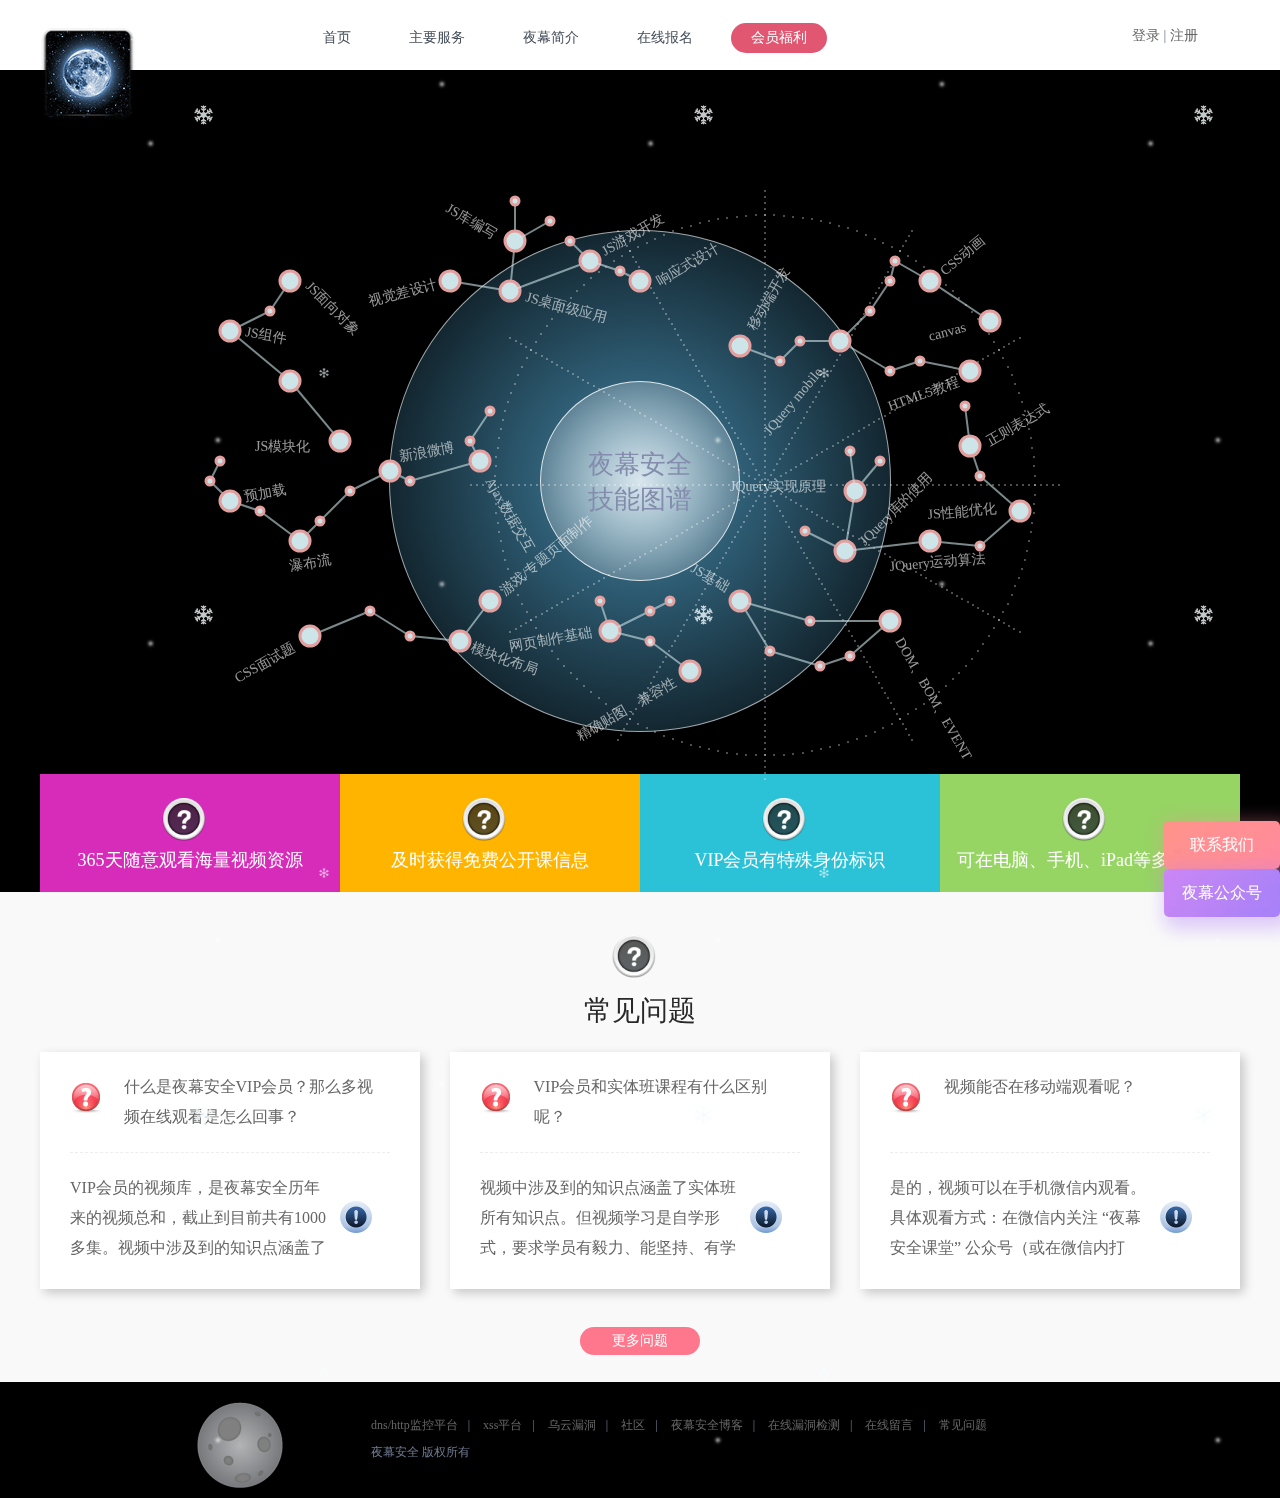
<file: vip.html>
<!DOCTYPE html>

	<head>
		<meta http-equiv="Content-Type" content="text/html; charset=utf-8" />
		<title>vip-夜幕安全</title>
		<link rel="shortcut icon" href="images/Clover.ico" />
		<link rel="stylesheet" href="css/reset.css" />
		<link rel="stylesheet" href="css/vip.css" />
		<link rel="stylesheet" href="css/contact.css" />
		<link rel="stylesheet" href="css/footer.css" />
		<link rel="stylesheet" href="css/backtop.css" />
		<script type="text/javascript" src="js/jquery-1.11.3.min.js"></script>
		<script type="text/javascript" src="js/common/utils.js"></script>
		<script type="text/javascript" src="js/common/allMove.js"></script>
		<script type="text/javascript" src="data.js"></script>
		<script type="text/javascript" src="js/vip.js"></script>
	</head>

	<body>
		<!-- navigator start -->
		<div class="header">
			<div class="topMain">
				<h1 class="logo">
					<a href="#">
						<img src="images/moon.png">
					</a>
				</h1>
				<div class="menu">
					<ul>
						<li>
							<a href="index.html">首页</a>
						</li>
						<li>
							<a href="service.html">主要服务</a>
						</li>
						<li>
							<a href="profile.html">夜幕简介</a>
						</li>
						<li>
							<a href="enter.html">在线报名</a>
						</li>
						<li class="active">
							<a href="vip.html">会员福利</a>
						</li>
					</ul>
				</div>
				<div class="loginBox">
					<a href="#" id="navLogin">登录</a>
					<span>|</span>
					<a href="#" id="navSingup">注册</a>
				</div>
			</div>
		</div>
		<!-- end navigator -->
		
		<!-- 雪花动画效果 -->
		<div id="snowMask" style="display: block;"></div>
		<style type="text/css">
			@keyframes snow {
				0% {
					background-position: 0 0, 0 0;
				}
				100% {
					background-position: 500px 1000px, 500px 500px;
				}
			}
			
			@-webkit-keyframes snow {
				0% {
					background-position: 0 0, 0 0;
				}
				100% {
					background-position: 500px 1000px, 500px 500px;
				}
			}
			
			#snowMask {
				position: fixed;
				left: 0;
				top: 0;
				right: 0;
				bottom: 0;
				z-index: 999;
				background: url('images/snow1.png'), url('images/snow2.png');
				pointer-events: none;
				-webkit-animation: snow 15s linear infinite;
				animation: snow 15s linear infinite;
			}
		</style>
		<script type="text/javascript">
			(function() {
				var snowMask = document.getElementById('snowMask');

				function isIE() {
					if(!!window.ActiveXObject || "ActiveXObject" in window)
						return true;
					else
						return false;
				}
				snowMask.style.display = (!isIE()) ? "block" : "none";
			})();
		</script>
		<!-- end snow-->
		
		<!-- vip_info start -->
		<div class="banner">
			<!-- 3D_slideshow start -->
			<div id="for_wrap" class="for_warp">
				<div id="wrap" class="wrap">
					<div id="main" class="main">
						<div id="circle_wrap" class="circle_wrap">
							<div id="circle_dot" class="circle_dot"></div>
							<div id="circle_line" class="circle_dot"></div>
							<div class="circle" class="circle">
								<div>夜幕安全</div>
								<div>技能图谱</div>
							</div>
						</div>
						<svg id="svg" class="svg" xmlns="http://w3.org/2000/svg" width="100%" height="100%"></svg>
					</div>
				</div>
			</div>
			<!-- end 3D_slideshow-->
			
			<div class="inf">
				<div class="box one">
					<i class="iconImg"></i>
					<div class="text">
						<span>365天随意观看海量视频资源</span>
					</div>
				</div>
				<div class="box two">
					<i class="iconImg"></i>
					<div class="text">
						<span>及时获得免费公开课信息</span>
					</div>
				</div>
				<div class="box thr">
					<i class="iconImg"></i>
					<div class="text">
						<span>VIP会员有特殊身份标识</span>
					</div>
				</div>
				<div class="box fou">
					<i class="iconImg"></i>
					<div class="text">
						<span>可在电脑、手机、iPad等多屏观看</span>
					</div>
				</div>
			</div>
		</div>
		<!-- end vip_info -->
		
		<!-- vip_desc start -->
		<div class="secP clear">
			<div class="main clear">
				<div class="title">
					<i>&nbsp;</i>
					<span>常见问题</span>
				</div>
				<div class="quesBox clear first-child">
					<div class="ques clear">
						<i class="headIcon">&nbsp;</i>
						<span class="text"><a href="#17" target="_blank">什么是夜幕安全VIP会员？那么多视频在线观看是怎么回事？</a></span>
					</div>
					<div class="answ clear">
						<span class="text ans"><a href="#17" target="_blank">VIP会员的视频库，是夜幕安全历年来的视频总和，截止到目前共有1000多集。视频中涉及到的知识点涵盖了实体班所有知识点。还包括讲师平时研究的新技术、新实例，从最基础的：HTML5移动端&amp;PC端布局、CSS3动画、3D交互特效、JS原理、JS基础、JS中级的DOMBOMEVENT、ajax数据交互……再到JS的面向对象、JS组件开发、JS模块化开发（seaJS）、正则表达式、Node.js、jQuery库实战教程、JQ源码分析、PC端布局实战、电商网站实战、HTML5+CSS3实战、移动端实战、交互动画教程、前端面试题、CANVAS及游戏、HTML5视频音频、HTML5地理位置信息、HTML5跨文档消息通信、HTML5本地离线存储、数学揭密之【三角函数、球面坐标系、锥面坐标系、柱面坐标系】、JS算法与数据结构、SVG开发、GIT与GITHUB、ANGULAR.JS、BACKBONE、HTML5游戏开发、微信企业网站开发……凡前端开发重要必备知识，这里应有尽有、无所不包！</a></span>
						<i class="headIcon">&nbsp;</i>
					</div>
				</div>
	
				<div class="quesBox clear">
					<div class="ques clear">
						<i class="headIcon">&nbsp;</i>
						<span class="text"><a href="#18" target="_blank">VIP会员和实体班课程有什么区别呢？</a></span>
					</div>
					<div class="answ clear">
						<span class="text ans"><a href="#18" target="_blank">视频中涉及到的知识点涵盖了实体班所有知识点。但视频学习是自学形式，要求学员有毅力、能坚持、有学习方法、懂得向别人请教问题、并不断尝试做练习，这样至少经历8个月以上时间，才有可能学会。</a></span>
						<i class="headIcon">&nbsp;</i>
					</div>
				</div>
	
				<div class="quesBox clear">
					<div class="ques clear">
						<i class="headIcon">&nbsp;</i>
						<span class="text"><a href="#19" target="_blank">视频能否在移动端观看呢？<br>&nbsp;</a></span>
					</div>
					<div class="answ clear">
						<span class="text ans"><a href="#19" target="_blank">是的，视频可以在手机微信内观看。具体观看方式：在微信内关注 “夜幕安全课堂” 公众号（或在微信内打开：</a><a href="http://www.miaov.com">www.miaov.com</a>），然后点击：“视频” ，即可按视频观看流程进行相应操作了。</span>
						<i class="headIcon">&nbsp;</i>
					</div>
				</div>
			</div>
	
			<div class="btnLine clear">
			    <a href="" target="_blank">
			        <div class="btn">更多问题</div>
			    </a>
			</div>
		</div>
		<!-- end vip_desc -->
		
		<!-- contact start-->
		<div class="contact" id="contact">
			<div class="cuBox" style="width: 116px; height: 48px;">
				<h6 class="firstTitle">联系我们</h6>
				<div class="cuNum">
					<p class="qq">2582255 2582255</p>
					<p class="qq2">2582255</p>
					<p class="phone">010-2582255</p>
				</div>
				<h6>在线微信客服</h6>
				<div class="weixin">
					<dl>
						<dt><img src="images/cool.jpg" alt=""></dt>
						<dd>客服1</dd>
					</dl>
				</div>
				<h6>客服在线时间</h6>
				<div class="ontime">
					<p>周一至周六夜午：9:00~12:00</p>
					<p>下午：13:30~18:00</p>
				</div>
			</div>
			<div class="psBox">
				<h6 class="firstTitle">夜幕公众号</h6>
				<img src="images/cool.jpg" alt="">
			</div>
		</div>
		<!-- end contact-->
		<!--<div class="test" style="margin: 100px auto;height: 500px;width:300px;"></div>-->

		<!-- footer start -->
		<div class="footer">
			<div class="f_main">
				<div class="f_logo fl">
					<a href="/"></a>
				</div>
				<div class="f_copy fl">
					<p>
						<a href="#">dns/http监控平台</a>|
						<a href="#">xss平台</a>|
						<a href="#">乌云漏洞</a>|
						<a href="#">社区</a>|
						<a href="#">夜幕安全博客</a>|
						<a href="#">在线漏洞检测</a>|
						<!--<a href="#">加入我们</a>|<a href="#">网站地图</a><a href="#">联系我们</a>|-->
						<a href="#">在线留言</a>|
						<a href="#" target="_blank">常见问题</a>
					</p><br>
					<p><span>夜幕安全 版权所有</span></p>
				</div>
			</div>
		</div>
		<!-- end footer -->

		<!-- back_top start -->
		<div class="backTop" id="backTop" data-backtop="javascript">&nbsp;</div>
		<!-- end back_top -->

		<script type="text/javascript" src="js/contact.js"></script>
		<script type="text/javascript" src="js/backtop.js"></script>
		<script type="text/javascript" src="js/login.js" ></script>
	</body>

</html>
</file>
<file: css/common.css>
/* =========================== common start ================================= */
@charset "utf-8";

body,
ul,
ol,
dl,
dd,
h1,
h2,
h3,
h4,
h5,
h6,
p,
input,
select,
textarea,
form {
	margin: 0;
	padding: 0;
}

html {
	height: 100%;
}

body {
	font-family: Arial, 'Microsoft YaHei';
	color: #666;
	overflow-x: hidden;
	position: relative;
	width: 100%;
	height: 100%;
	background: url(../images/bg.gif) repeat;
	min-width: 1200px;
}

li {
	list-style: none;
}

img {
	border: none;
	display: block;
}

input,
select,
textarea,
button {
	outline: none;
	border: none;
	background-color: transparent;
}

em,
i,
dfn {
	font-style: normal;
}

textarea {
	resize: none;
}

a {
	text-decoration: none;
	color: #666;
}


/*a:hover{ opacity:0.9; filter: alpha(opacity=90);}*/

button {
	cursor: pointer;
	transition: 0.5s;
}

button:focus {
	border: none;
	outline: none;
	opacity: 0.6;
	filter: alpha(opacity=60);
}


/*浮动*/

.fl {
	float: left;
}

.fr {
	float: right;
}

.clear:after,
.clear:before {
	content: "";
	display: table;
}

.clear:after {
	clear: both;
}

.clear {
	*zoom: 1;
}

.bodyBox {
	min-height: 100%;
	margin: -43px 0 -128px 0;
}

.bodyBox:before {
	content: '';
	display: block;
	width: 100%;
	height: 43px;
}

.bodyBox:after {
	content: '';
	display: block;
	width: 100%;
	height: 128px;
}

.default {
	color: #515151;
}

.primary {
	color: #579ddb;
}

.info {
	color: #46b9d8;
}

.success {
	color: #97c664;
}

.mint {
	color: #48c5a3;
}

.warning {
	color: #eaa642;
}

.danger {
	color: #f76447;
}

.pink {
	color: #df74a1;
}

.purple {
	color: #986291;
}

.dark {
	color: #363c40;
}

.bgDefault {
	background-color: #515151;
	color: #FFF;
}

.bgPrimary {
	background-color: #579ddb;
	color: #FFF;
}

.bgInfo {
	background-color: #46b9d8;
	color: #FFF;
}

.bgSuccess {
	background-color: #97c664;
	color: #FFF;
}

.bgMint {
	background-color: #48c5a3;
	color: #FFF;
}

.bgWarning {
	background-color: #eaa642;
	color: #FFF;
}

.bgDanger {
	background-color: #f76447;
	color: #FFF;
}

.bgPink {
	background-color: #e15671;
	color: #FFF;
}

.bgPurple {
	background-color: #986291;
	color: #FFF;
}

.bgDark {
	background-color: #363c40;
	color: #FFF;
}

.bgBlue {
	background-color: #27b9dd;
	color: #FFF;
}

.add {
	width: 0px;
	height: 0px;
	background: url(../images/add.png) no-repeat;
	background-size: 100% 100%;
	display: block;
	opacity: 0;
	filter: alpha(opacity=0);
	position: absolute;
	top: 50%;
	left: 50%;
}

.mark {
	width: 100%;
	height: 1000px;
	background: url(../images/mark.png) repeat;
	position: absolute;
	top: 0px;
	left: 0px;
	z-index: 998;
}

.mark .loding {
	width: 100px;
	height: 100px;
	position: fixed;
	top: 50%;
	left: 50%;
	margin-left: -50px;
	margin-top: -50px;
	z-index: 99999;
}

.mark .double-bounce1,
.mark .double-bounce2 {
	width: 100%;
	height: 100%;
	border-radius: 50%;
	background-color: #e15671;
	opacity: 0.6;
	position: absolute;
	top: 0;
	left: 0;
	-webkit-animation: bounce 2s infinite ease-in-out;
	animation: bounce 2s infinite ease-in-out;
}

.mark .double-bounce2 {
	-webkit-animation-delay: -1s;
	animation-delay: -1s;
}

@-webkit-keyframes bounce {
	0%,
	100% {
		-webkit-transform: scale(0);
	}
	50% {
		-webkit-transform: scale(1);
	}
}

@keyframes bounce {
	0%,
	100% {
		transform: scale(0);
		-webkit-transform: scale(0);
	}
	50% {
		transform: scale(1);
		-webkit-transform: scale(1);
	}
}

.mark .popup {
	width: 414px;
	height: auto;
	background: #FFF;
	border: 3px solid #e28695;
	position: fixed;
	left: 50%;
	top: 50%;
	margin: -176px 0px 0px -157px;
	border-radius: 5px;
	padding-bottom: 30px;
	opacity: 0;
}

.mark .popup .close {
	width: 48px;
	height: 46px;
	position: absolute;
	right: 0px;
	top: 0px;
	background: url(../images/close.png) no-repeat center center;
	cursor: pointer;
}

.mark .popup .message {
	width: 80%;
	height: auto;
	line-height: 24px;
	margin: 46px 10% 0px;
	font-size: 16px;
}

.mark .popup .message span {
	line-height: 36px;
	font-size: 18px;
}

.mark .popup .btn {
	width: 100%;
	height: 34px;
	margin-top: 20px;
}

.mark .popup .btn .box {
	width: 90px;
	height: 34px;
	float: left;
	cursor: pointer;
}

.mark .popup .btn .confirm {
	width: 90px;
	height: 34px;
	float: left;
	cursor: pointer;
	background: url(../images/confirm.png) no-repeat;
	margin-left: 110px;
}

.mark .popup .btn .cancel {
	width: 90px;
	height: 34px;
	float: left;
	cursor: pointer;
	background: url(../images/cancel.png) no-repeat;
	margin-left: 20px;
}

.mark .popupSuccess {
	width: 147px;
	height: 84px;
	border: 3px solid #e15671;
	z-index: 300;
	background: #ffffff url(../images/face_success.png) no-repeat 40px 35px;
	border-radius: 3px;
	box-shadow: 2px 2px 5px 0px rgba(0, 0, 0, 0.3);
	position: fixed;
	left: 50%;
	top: 50%;
	margin: -77px 0px 0px -152px;
	padding: 35px 40px 35px 117px;
	opacity: 0;
}

.mark .popupSuccess .message {
	background: url(../../ie/images/type_success.png) no-repeat;
	padding-top: 27px;
	line-height: 34px;
	font-size: 16px;
}

.mark .popupError {
	width: 186px;
	border: 3px solid #e15671;
	z-index: 300;
	background: #ffffff url(../images/face_error.png) no-repeat 40px 35px;
	border-radius: 3px;
	box-shadow: 2px 2px 5px 0px rgba(0, 0, 0, 0.3);
	position: fixed;
	left: 50%;
	top: 50%;
	margin: -77px 0px 0px -152px;
	padding: 35px 40px 35px 117px;
	opacity: 0;
}

.mark .popupError .message {
	background: url(../images/type_error.png) no-repeat;
	padding-top: 27px;
	line-height: 34px;
	font-size: 16px;
}

.wrap {
	width: 1050px;
	height: auto;
	position: relative;
	left: 50%;
	margin-left: -525px;
}

.nav {
	width: 100%;
	height: 41px;
	border-bottom: 2px solid #e15671;
	position: relative;
	z-index: 5;
	background: #e8d0ca;
}

.nav .nav_main {
	width: 1050px;
	height: auto;
	position: relative;
	left: 50%;
	margin-left: -525px;
	z-index: 5;
}

.nav .nav_main .logo {
	width: 249px;
	height: 131px;
	position: absolute;
	top: 0px;
	left: 0px;
}

.nav .nav_main .logo .logoBg {
	transition: all .1s;
}

.nav .nav_main .logo .logoText {
	width: 170px;
	height: 100%;
	position: absolute;
	top: 0;
	left: 0;
	overflow: hidden;
	margin-left: 10px;
}

.nav .nav_main .logo .logoText div {
	overflow: hidden;
	position: relative;
}

.nav .nav_main .logo .logoText div:nth-of-type(1) {
	height: 45px;
}

.nav .nav_main .logo .logoText div:nth-of-type(2) {
	height: 24px;
}

.nav .nav_main .logo .logoText div img {
	position: absolute;
}

.nav .nav_main .logo .logoText .logoAll {
	width: 169px;
	height: 69px;
	top: -69px;
	background: url(../images/miaov-all.png);
}

.nav .nav_main .logo .logoText span {
	position: absolute;
	left: -100px;
	top: 42px;
	width: 100px;
	height: 5px;
	background: #e15671;
}

.nav .nav_main .menu {
	float: right;
	white-space: nowrap;
	position: relative;
}

.nav .nav_main .menu .box {
	width: 0;
	height: 100%;
	position: absolute;
	background: #e15671;
	left: 0;
	overflow: visible;
}


.nav .nav_main .menu ul {
	position: relative;
}

.nav .nav_main .menu ul li {
	float: left;
	width: 98px;
	height: 100%;
	line-height: 41px;
	text-align: center;
	z-index: 2;
	position: relative;
	color: #FFF;
	font-size: 14px;
	cursor: pointer;
}

.nav .nav_main .menu ul li.esbg {
	width: 98px;
	height: 41px;
	overflow: hidden;
	background: #e15671;
	border: none;
	z-index: 1;
	position: absolute;
	top: 0;
	left: 0;
	opacity: 0.6;
}

.nav .nav_main .menu ul li a {
	color: #303030;
	display: block;
}

.nav .nav_main .menu ul li:first-child {
	border-left: none;
}

.nav .nav_main .menu ul li:last-child {
	border-right: none;
}

nav .nav_main .menu ul li.active {
	background: #e15671;
}

.nav .nav_main .loginBtn {
	position: absolute;
	height: 23px;
	top: 43px;
	right: 25px;
	width: 640px;
}

.nav .nav_main .loginBtn a {
	display: inline-block;
	float: right;
	padding: 0px 13px;
	color: #ffdbe2;
	font-size: 12px;
	height: 100%;
	line-height: 23px;
}

.nav .nav_main .loginBtn a.more {
	background: url(../images/more_1.png) no-repeat;
}

.nav .nav_main .loginBtn a.first-child {
	border: none;
}

.nav .nav_main .loginBtn a:hover {
	text-decoration: underline;
}

.nav .nav_main .loginBtn a.last_login {
	border: none;
}

/*.footer {
	width: 100%;
	height: 128px;
	box-shadow: inset 0px 5px 10px 0px rgba(0, 0, 0, 0.8);
	position: relative;
	z-index: 9;
}

.footer .f_main {
	width: 1050px;
	height: auto;
	position: relative;
	left: 50%;
	margin-left: -525px;
	padding: 20px 25px 0px;
}

.footer .f_main .f_logo {
	width: 201px;
	height: 74px;
}

.footer .f_main .f_logo a {
	display: inline-block;
	width: 201px;
	height: 74px;
}

.footer .f_main .f_copy {
	width: 800px;
	padding-top: 10px;
}

.footer .f_main .f_copy p {
	line-height: 27px;
	padding-left: 20px;
	display: inline-block;
	font-size: 12px;
}

.footer .f_main .f_copy p a {
	padding: 0px 10px;
	display: inline-block;
}

.footer .f_main .f_copy p a:hover {
	color: #ccc;
}

.footer .f_main .f_copy p span {
	padding: 0px 10px;
	display: inline-block;
}*/

.page {
	width: auto;
	height: 38px;
	margin: 0px auto;
	text-align: center;
}

.page .btn {
	width: 23px;
	height: 22px;
	background: url(../images/icon.png) no-repeat;
	display: inline-block;
	cursor: pointer;
}

.page .firstBtn {
	width: 23px;
	height: 22px;
	background: url(../images/icon.png) no-repeat;
	display: inline-block;
	cursor: pointer;
	background-position: 0px -82px;
}

.page .firstBtn:hover {
	background-position: 0px -60px;
}

.page .prevBtn {
	width: 23px;
	height: 22px;
	background: url(../images/icon.png) no-repeat;
	display: inline-block;
	cursor: pointer;
	background-position: -69px -82px;
}

.page .prevBtn:hover {
	background-position: -69px -60px;
}

.page .nextBtn {
	width: 23px;
	height: 22px;
	background: url(../images/icon.png) no-repeat;
	display: inline-block;
	cursor: pointer;
	background-position: -46px -82px;
}

.page .nextBtn:hover {
	background-position: -46px -60px;
}

.page .lastBtn {
	width: 23px;
	height: 22px;
	background: url(../images/icon.png) no-repeat;
	display: inline-block;
	cursor: pointer;
	background-position: -23px -82px;
}

.page .lastBtn:hover {
	width: 23px;
	height: 22px;
	background: url(../images/icon.png) no-repeat;
	display: inline-block;
	cursor: pointer;
	background-position: -23px -60px;
}

.page .number {
	margin: 0px 2px;
	display: inline-block;
}

.page .number .pageBtn {
	width: 30px;
	height: 22px;
	text-align: center;
	font-size: 14px;
	color: #676767;
	line-height: 22px;
	position: relative;
	float: left;
	cursor: pointer;
}

.page .number .pageBtn:before {
	content: '';
	width: 1px;
	height: 13px;
	overflow: hidden;
	background: #c9bcb0;
	position: absolute;
	top: 25px;
	left: 50%;
}

.page .number .pageBtn:after {
	content: '';
	width: 25px;
	height: 9px;
	background: url(../images/staff.png) no-repeat;
	position: absolute;
	top: 29px;
	left: 50%;
	margin-left: 3px;
}

.page .number .pageBtn:hover {
	color: #e15671;
	font-size: 18px;
}

.page .number .pageBtn:hover:before {
	width: 3px;
	height: 16px;
	background: #e15671;
	top: 22px;
	margin-left: -1px;
}

.page .number .pageBtn.active {
	color: #e15671;
	font-size: 18px;
}

.page .number .pageBtn.active:before {
	width: 3px;
	height: 16px;
	background: #e15671;
	top: 22px;
	margin-left: -1px;
}

.page .number .pageBtn:last-child:after {
	display: none;
}

.loginBox {
	width: 468px;
	height: auto;
	top: 0;
	left: 50%;
	margin-left: -231px;
	position: fixed;
	z-index: 999;
	opacity: 0;
	filter: alpha(opacity=0);
}

.loginBox .loginTop {
	width: 290px;
	height: 83px;
	padding: 10px 96px 0px 92px;
	background: url(../images/loginBgTop.png) no-repeat;
	position: relative;
}

.loginBox .loginTop .closeBtn {
	width: 30px;
	height: 30px;
	background: url(../images/loginClose.png) no-repeat;
	transition: 0.5s;
	position: absolute;
	top: 26px;
	right: 50px;
	cursor: pointer;
}

.loginBox .loginTop .closeBtn:hover {
	background: url(../images/loginCloseHover.png) no-repeat;
	transform: rotate(90deg);
}

.loginBox .loginTop .titTop {
	width: 100%;
	height: 64px;
	line-height: 64px;
	padding-top: 19px;
}

.loginBox .loginTop .titTop span {
	font-size: 20px;
	color: #515151;
	display: inline-block;
	float: left;
}

.loginBox .loginTop .titTop em {
	font-size: 14px;
	color: #848280;
	float: right;
	display: inline-block;
}

.loginBox .loginTop .titTop i {
	padding: 0px 5px;
}

.loginBox .loginTop .titTop a {
	color: #e15671;
}

.loginBox .loginCenter {
	width: 290px;
	height: auto;
	padding: 0px 96px 127px 92px;
	background: url(../images/loginBgCenter.png) repeat-y;
}

.loginBox .loginCenter .normal {
	width: 290px;
	height: 40px;
	background: url(../images/loginInpBg.png) no-repeat;
	margin-bottom: 20px;
	display: block;
	position: relative;
}

.loginBox .loginCenter .normal .inp {
	width: 250px;
	height: 20px;
	padding: 10px 15px;
	position: absolute;
	left: 0px;
	top: 0px;
	line-height: 20px;
	font-size: 14px;
	color: #f16f89;
}

.loginBox .loginCenter .normal span {
	width: 250px;
	height: 20px;
	padding: 10px 15px;
	position: absolute;
	left: 0px;
	top: 0px;
	z-index: 2;
	line-height: 20px;
	color: #999;
	display: block;
	cursor: text;
}

.loginBox .loginCenter .normal dfn {
	display: none;
}

.loginBox .loginCenter .normal.error {
	background: url(../images/loginErrBg.png) no-repeat;
}

.loginBox .loginCenter .normal.error dfn {
	width: 100%;
	height: 20px;
	line-height: 20px;
	display: block;
	position: absolute;
	top: 40px;
	left: -5px;
	background: url(../images/closeError.png) no-repeat left center;
	text-indent: 20px;
	font-size: 12px;
	color: #e15671;
}

.loginBox .loginCenter .btn {
	width: 100%;
	height: 47px;
	margin-top: -5px;
}

.loginBox .loginCenter .btn .loginBtn {
	width: 111px;
	height: 47px;
	margin-left: -5px;
	background: url(../images/loginBtnBg.png) no-repeat;
	font-family: '微软雅黑';
	float: left;
	display: inline-block;
	font-size: 18px;
	color: #fff;
	text-align: center;
	line-height: 47px;
}

.loginBox .loginCenter .btn .chiose {
	width: 14px;
	height: 14px;
	background: url(../images/selectBg.png) no-repeat;
	display: inline-block;
	float: left;
	margin: 17px 1px 16px 5px;
}

.loginBox .loginCenter .btn .text {
	line-height: 47px;
	float: left;
	color: #666;
	font-size: 14px;
}

.loginBox .loginBottom {
	width: 290px;
	height: 46px;
	padding: 0px 96px 164px 92px;
	background: url(../images/loginBgBottom.png) no-repeat;
	margin-top: -140px;
}

.loginBox .loginBottom .btn {
	width: 100%;
	height: 47px;
	margin-top: -5px;
}

.loginBox .loginBottom .btn .loginBtn {
	width: 111px;
	height: 47px;
	margin-left: -5px;
	background: url(../images/loginBtnBg.png) no-repeat;
	font-family: '微软雅黑';
	float: left;
	display: inline-block;
	font-size: 18px;
	color: #fff;
	text-align: center;
	line-height: 47px;
}

.loginBox .loginBottom .btn .chiose {
	width: 14px;
	height: 14px;
	background: url(../images/selectBg.png) no-repeat;
	display: inline-block;
	float: left;
	margin: 17px 1px 16px 5px;
}

.loginBox .loginBottom .btn .text {
	line-height: 47px;
	float: left;
	color: #666;
	font-size: 14px;
}

.loginBox .loginBottom span {
	width: 147px;
	height: 46px;
	line-height: 46px;
	font-size: 14px;
	color: #848280;
	text-align: right;
	display: inline-block;
	float: left;
}

.loginBox .loginBottom.reg {
	width: 290px;
	height: 70px;
	padding: 11px 96px 137px 92px;
}

.loginBox .loginBottom.reg .line {
	height: 14px;
}

.loginBox .loginBottom.reg .line .chiose {
	width: 14px;
	height: 14px;
	background: url(../images/selectBg.png) no-repeat;
	display: inline-block;
	float: left;
	margin: 0px 6px 0px 0px;
}

.loginBox .loginBottom.reg .line .text {
	width: 250px;
	height: 14px;
	line-height: 14px;
	float: left;
	color: #666;
	font-size: 12px;
	white-space: nowrap;
	text-align: left;
}

.loginBox .loginBottom.reg .line .text a {
	color: #e15671;
	padding: 0px 5px;
}

.loginBox .loginBottom.reg .regBtn {
	width: 299px;
	height: 51px;
	background: url(../images/regBtn.png) no-repeat center center;
	display: inline-block;
	margin: 7px -6px 0;
	padding: 0;
}

.verification {
	width: 280px;
	height: auto;
	position: relative;
	background: none;
}

.verification .code {
	width: 280px;
	height: 115px;
	background-color: #f7fafb;
	display: none;
	position: relative;
}

.verification .codeBg {
	width: 100%;
	height: 69px;
	position: relative;
	z-index: 1;
}

.verification .codeSuccess {
	width: 100%;
	height: 69px;
	position: absolute;
	top: 0;
}

.verification .codeBlack {
	position: absolute;
	top: 11px;
	left: 190px;
}

.verification .codeLogo {
	position: absolute;
	top: 10px;
	left: 0;
	cursor: move;
}

.verification .bar {
	width: 278px;
	height: 13px;
	border-left: 1px solid #bababb;
	border-right: 1px solid #bababb;
	background: url(../images/barBg.png) repeat-x left top;
}

.verification .codeOk {
	width: 50px;
	height: 50px;
	padding-top: 11px;
	margin: 0 auto;
	display: none;
	position: relative;
	z-index: 100;
}

.verification .prompt {
	width: 278px;
	height: 32px;
	border: 1px solid #bababb;
	border-top: none;
	position: relative;
}

.verification .prompt .drag {
	float: left;
	font-size: 12px;
	padding: 8px 0 0 6px;
}

.verification .promptOk {
	height: 32px;
	padding-left: 35px;
	background: url(../images/promptOk.png) no-repeat 10px center;
	display: none;
}

.verification .promptNo {
	height: 32px;
	color: #f03c6f;
	display: none;
}

.verification .inp {
	width: 100px;
	height: 20px;
	padding: 10px 15px;
	position: absolute;
	left: 0px;
	top: 0px;
	line-height: 20px;
	font-size: 14px;
	color: #f16f89;
}

.verification .img2 {
	width: 96px;
	height: 30px;
	position: absolute;
	right: 47px;
	top: 5px;
}

.verification em {
	width: 45px;
	height: 32px;
	text-align: center;
	line-height: 32px;
	position: absolute;
	color: #e15671;
	cursor: pointer;
	font-size: 14px;
	right: 10px;
	top: 0;
}

.verification span {
	width: 130px;
}

.load {
	width: 100%;
	height: 100%;
	display: block;
	background: #ffffff url(../images/5-121204193R7.gif) no-repeat center center;
	opacity: 0.5;
	position: absolute;
	top: 0px;
	left: 0px;
	z-index: 999;
}

.mark {
	width: 100%;
	height: 100%;
	background: url(../images/mark.png) repeat;
	position: absolute;
	top: 0px;
	left: 0px;
	z-index: 99;
}

.mark2 {
	width: 100%;
	height: 1000px;
	background: url(../images/mark2.png) repeat;
	position: absolute;
	top: 0px;
	left: 0px;
	z-index: 9999;
}

.buyAlert {
	width: 600px;
	height: 440px;
	z-index: 222;
	/*opacity:0; filter:alpha(opacity=100);*/
	background: url(../images/vip/payBg.png) no-repeat;
	position: fixed;
	top: 50%;
	left: 50%;
	margin: -220px 0px 0px -300px;
}

.buyAlert .orderInf {
	width: 534px;
	height: 123px;
	margin: 12px auto 0px;
	text-align: center;
}

.buyAlert .orderInf h5 {
	height: 45px;
	line-height: 45px;
	font-size: 24px;
	color: #3a3a3a;
	font-weight: normal;
}

.buyAlert .orderInf h5 span {
	color: #e15671;
}

.buyAlert .orderInf h6 {
	font-weight: normal;
	font-size: 16px;
	color: #50676a;
	line-height: 20px;
	padding: 10px 0px;
	text-align: center;
	width: 450px;
	display: inline-block;
	margin: 0px auto;
}

.buyAlert .orderInf h6 em {
	color: #e15671;
	font-size: 18px;
	padding: 0px 10px;
}

.buyAlert .orderInf p {
	line-height: 28px;
	color: #999;
	font-size: 12px;
}

.buyAlert .paySelect {
	width: 534px;
	height: 225px;
	margin: 13px auto 0px;
}

.buyAlert .paySelect .selectNote {
	line-height: 42px;
	height: 42px;
	color: #999;
}

.buyAlert .paySelect .selectMenu {
	height: 46px;
	border-bottom: 1px solid #d7d7d7;
}

.buyAlert .paySelect .selectMenu dfn {
	display: block;
	width: 175px;
	height: 44px;
	text-align: center;
	border: 1px solid #fff;
	border-top-width: 2px;
	font-size: 16px;
	cursor: pointer;
	border-bottom: 0px;
	float: left;
	background: #fff;
	margin-bottom: -1px;
	line-height: 44px;
}

.buyAlert .paySelect .selectMenu dfn.active {
	border: 1px solid #d7d7d7;
	border-top: 2px solid #e15671;
	border-bottom: 1px solid #fff;
}

.buyAlert .paySelect .selectMenu dfn i {
	padding: 3px 27px 5px 0px;
	background: url(../images/icon.png) no-repeat;
}

.buyAlert .paySelect .selectMenu dfn i.wechart {
	background-position: 0px -150px;
}

.buyAlert .paySelect .selectMenu dfn i.alipay {
	background-position: -27px -150px;
}

.buyAlert .paySelect .selectMenu dfn span {
	padding-left: 10px;
}

.buyAlert .paySelect .default {
	width: 230px;
	height: 32px;
	margin: 80px auto;
	display: block;
}

.buyAlert .paySelect .default i {
	width: 38px;
	height: 32px;
	background: url(../images/icon.png) no-repeat 0px -176px;
	display: block;
	float: left;
}

.buyAlert .paySelect .default span {
	height: 32px;
	line-height: 32px;
	font-size: 20px;
	color: #999;
	padding-left: 10px;
}

.buyAlert .paySelect .payWechart {
	width: 300px;
	height: 120px;
	margin: 25px auto;
	display: none;
}

.buyAlert .paySelect .payWechart img {
	width: 120px;
	height: 120px;
	vertical-align: middle;
	display: inline-block;
}

.buyAlert .paySelect .payWechart span {
	display: inline-block;
	vertical-align: middle;
	line-height: 20px;
	padding-left: 20px;
}

.buyAlert .paySelect .payAlipay {
	width: 300px;
	height: 120px;
	margin: 25px auto;
	text-align: center;
	display: none;
}

.buyAlert .paySelect .payAlipay img {
	display: inline-block;
	clear: both;
	cursor: pointer;
}

.buyAlert .paySelect .payAlipay span {
	display: inline-block;
	line-height: 20px;
	padding-top: 20px;
}

.buyAlert .paySelect .payOther {
	height: 157px;
	margin: 30px 0px 0px;
	display: none;
}

.buyAlert .paySelect .payOther .list {
	height: 27px;
	line-height: 27px;
	font-size: 16px;
	width: 370px;
	margin: 0px auto;
}

.buyAlert .paySelect .payOther .list span {
	display: block;
	width: 40%;
	float: left;
	text-align: right;
	color: #999;
}

.buyAlert .paySelect .payOther .list em {
	display: block;
	float: left;
	padding-left: 10px;
	font-style: normal;
	color: #464646;
}

.buyAlert .paySelect .payOther .prompt {
	height: 48px;
	margin-top: 20px;
}

.buyAlert .paySelect .payOther .prompt img {
	width: 41px;
	height: 41px;
	float: left;
	margin: 4px 0px 0px 30px;
	vertical-align: middle;
	display: inline-block;
}

.buyAlert .paySelect .payOther .prompt span {
	display: inline-block;
	vertical-align: middle;
	line-height: 24px;
	padding-left: 20px;
	font-size: 14px;
}

.buyAlert .alertTit {
	width: 100%;
	height: 46px;
	margin-top: 3px;
	line-height: 46px;
	text-indent: 20px;
}

.buyAlert .alertTit span {
	font-size: 18px;
	color: #e15671;
}

.buyAlert .alertTit em {
	font-size: 14px;
	color: #e15671;
	padding-left: 10px;
}

.buyAlert .alertTit .closeBtn {
	width: 30px;
	height: 30px;
	background: url(../images/loginClose.png) no-repeat;
	transition: 0.5s;
	position: absolute;
	top: 12px;
	right: 15px;
	cursor: pointer;
}

.buyAlert .alertTit .closeBtn:hover {
	background: url(../images/loginCloseHover.png) no-repeat;
	transform: rotate(90deg);
}

.buySuccessAlert {
	width: 600px;
	height: 330px;
	z-index: 100;
	/*opacity:0; filter:alpha(opacity=100);*/
	background: url(../images/vip/payBg2.png) no-repeat;
	position: fixed;
	top: 50%;
	left: 50%;
	margin: -165px 0px 0px -300px;
}

.buySuccessAlert .alertTit {
	width: 100%;
	height: 46px;
	margin-top: 3px;
	line-height: 46px;
	text-indent: 20px;
}

.buySuccessAlert .alertTit span {
	font-size: 18px;
	color: #e15671;
}

.buySuccessAlert .alertTit em {
	font-size: 14px;
	color: #e15671;
	padding-left: 10px;
}

.buySuccessAlert .alertTit .closeBtn {
	width: 30px;
	height: 30px;
	background: url(../images/loginClose.png) no-repeat;
	transition: 0.5s;
	position: absolute;
	top: 12px;
	right: 15px;
	cursor: pointer;
}

.buySuccessAlert .alertTit .closeBtn:hover {
	background: url(../images/loginCloseHover.png) no-repeat;
	transform: rotate(90deg);
}

.buySuccessAlert .successPrompt {
	width: 320px;
	height: 70px;
	margin: 20px auto 10px auto;
}

.buySuccessAlert .successPrompt img {
	width: 70px;
	height: 70px;
	vertical-align: middle;
	display: inline-block;
	margin-left: 33px;
}

.buySuccessAlert .successPrompt span {
	display: inline-block;
	vertical-align: middle;
	padding-left: 20px;
}

.buySuccessAlert .successPrompt span em {
	line-height: 45px;
	font-size: 30px;
	color: #e15671;
}

.buySuccessAlert .successPrompt span dfn {
	line-height: 25px;
	font-size: 18px;
	color: #999;
}

.buySuccessAlert .successBtn {
	width: 320px;
	height: 80px;
	padding-top: 25px;
	margin: 0px auto;
	text-align: center;
}

.buySuccessAlert .successBtn a {
	width: 211px;
	height: 47px;
	background: url(../images/vip/downLoad.png) no-repeat;
	margin: 0px auto;
	cursor: pointer;
	display: block;
}

.buySuccessAlert .successBtn p {
	line-height: 42px;
	color: #999;
}

.titleSmall {
	height: 35px;
	line-height: 35px;
	font-size: 18px;
	color: #FFF;
}

.titleSmall span {
	display: inline-block;
	height: 100%;
	width: auto;
	background: #3a3a3c;
	position: relative;
	padding: 0px 10px 0px 20px;
	border-radius: 3px 0px 0px 3px;
}

.titleSmall span i {
	width: 80px;
	height: 75px;
	background: url(../images/course/titleArrow.png) no-repeat;
	position: absolute;
	right: -60px;
	top: -16px;
	display: block;
}

.question {
	width: 1050px;
	height: auto;
	position: relative;
	left: 50%;
	margin-left: -525px;
	height: 320px;
}

.question .questionTit {
	width: 1000px;
	height: 35px;
	padding: 20px 25px 20px;
}

.question .questionTit .more {
	height: 21px;
	line-height: 22px;
	border: 1px solid #e15671;
	border-radius: 11px;
	color: #e15671;
	padding: 0px 15px;
	font-size: 12px;
	cursor: pointer;
}

.question .questionTit .more:hover {
	line-height: 20px;
}

.question .questionMain {
	width: 1017px;
	height: 230px;
	margin-left: 15px;
}

.question .questionMain .model {
	width: 250px;
	height: 140px;
	float: left;
	padding: 60px 38px 30px 51px;
	background: url(../images/talkBg.png) no-repeat;
}

.question .questionMain .model .questionLeft {
	width: 30px;
	height: 30px;
	border-radius: 50%;
	border: 2px solid #f5f5f5;
	float: left;
	position: relative;
	z-index: 2;
	text-align: center;
	line-height: 30px;
	color: #FFF;
}

.question .questionMain .model .questionLeft:before {
	width: 100%;
	height: 100%;
	content: '';
	background-color: transparent;
	border: 2px solid #f5f5f5;
	position: absolute;
	top: -2px;
	left: -2px;
	z-index: 2;
	border-radius: 50%;
}

.question .questionMain .model .questionLeft.left .before {
	width: 15px;
	height: 15px;
	position: absolute;
	left: -2px;
	top: -2px;
	z-index: 1;
	border-radius: 0px 0px 20px 0px;
}

.question .questionMain .model .questionLeft .before {
	width: 15px;
	height: 15px;
	position: absolute;
	right: -2px;
	top: -2px;
	z-index: 1;
	border-radius: 0px 0px 0px 20px;
	opacity: 0.6;
}

.question .questionMain .model .questionText {
	width: 200px;
	float: left;
	min-height: 14px;
	line-height: 20px;
	color: #FFF;
	font-size: 12px;
	padding: 8px;
	margin-bottom: 15px;
	opacity: 0.6;
}

.question .questionMain .model .questionText a {
	font-size: 12px;
	color: #fff;
}

.question .questionMain .model .questionText a:hover {
	text-decoration: underline;
}

.question .questionMain .model .questionText.right {
	border-radius: 0px 5px 5px 5px;
}

.question .questionMain .model .questionText.left {
	border-radius: 5px 0px 5px 5px;
}

.question .questionMain .model.m2 {
	background: url(../images/talkBg2.png) no-repeat;
	padding: 60px 48px 30px 41px;
}

.question .questionMain .model.m3 {
	background: url(../images/talkBg3.png) no-repeat;
	padding: 60px 48px 30px 41px;
}

.notify {
	width: 245px;
	height: 25px;
	background: url("../images/notify.png") no-repeat;
	float: left;
	margin-right: -45px;
	padding: 5px 50px 0;
	position: relative;
}

.notify .horn {
	width: 19px;
	height: 19px;
	position: absolute;
	left: 50px;
	background: url("../images/extra.ico") no-repeat;
}

.notify .notifyBox {
	height: 20px;
	line-height: 20px;
	font-size: 12px;
	color: #3a3a3a;
	margin: 0 58px 0 24px;
	overflow: hidden;
	position: relative;
}

.notify .notifyBox ul {
	height: 100%;
	width: 10000px;
	position: absolute;
	left: 163px;
}

.notify .notifyBox li {
	float: left;
	padding-right: 100px;
}

.notify .notifyBox li a {
	color: #3a3a3a;
	display: inline;
	float: none;
	padding: 0;
	background: none;
	line-height: 20px;
	border: none;
}

nav .nav_main .loginBtn .notify a.more {
	width: 52px;
	height: 19px;
	float: right;
	background: url("../images/more_1.png");
	text-align: center;
	line-height: 19px;
	font-weight: 500;
	color: #e15671;
	padding: 0;
	display: block;
	border: none;
	position: absolute;
	right: 50px;
}

@-webkit-keyframes backTop {
	0% {
		-webkit-transform: rotate(-10deg);
	}
	5%,
	80% {
		-webkit-transform: rotate(0deg);
	}
	80.1% {
		-webkit-transform: rotate(17deg);
	}
	80.2% {
		-webkit-transform: rotate(3deg);
	}
	80.3% {
		-webkit-transform: rotate(16deg);
	}
	80.4% {
		-webkit-transform: rotate(4deg);
	}
	80.5% {
		-webkit-transform: rotate(15deg);
	}
	80.6% {
		-webkit-transform: rotate(5deg);
	}
	80.7% {
		-webkit-transform: rotate(14deg);
	}
	80.8% {
		-webkit-transform: rotate(6deg);
	}
	80.9% {
		-webkit-transform: rotate(13deg);
	}
	81% {
		-webkit-transform: rotate(7deg);
	}
	81.1% {
		-webkit-transform: rotate(12deg);
	}
	81.2% {
		-webkit-transform: rotate(8deg);
	}
	81.3% {
		-webkit-transform: rotate(11deg);
	}
	81.4% {
		-webkit-transform: rotate(9deg);
	}
	81.5% {
		-webkit-transform: rotate(10deg);
	}
	90% {
		-webkit-transform: rotate(10deg);
	}
	100% {
		-webkit-transform: rotate(0deg);
	}
}

@keyframes backTop {
	0% {
		transform: rotate(-10deg);
	}
	5%,
	80% {
		transform: rotate(0deg);
	}
	80.1% {
		transform: rotate(17deg);
	}
	80.2% {
		transform: rotate(3deg);
	}
	80.3% {
		transform: rotate(16deg);
	}
	80.4% {
		transform: rotate(4deg);
	}
	80.5% {
		transform: rotate(15deg);
	}
	80.6% {
		transform: rotate(5deg);
	}
	80.7% {
		transform: rotate(14deg);
	}
	80.8% {
		transform: rotate(6deg);
	}
	80.9% {
		transform: rotate(13deg);
	}
	81% {
		transform: rotate(7deg);
	}
	81.1% {
		transform: rotate(12deg);
	}
	81.2% {
		transform: rotate(8deg);
	}
	81.3% {
		transform: rotate(11deg);
	}
	81.4% {
		transform: rotate(9deg);
	}
	81.5% {
		transform: rotate(10deg);
	}
	90% {
		transform: rotate(10deg);
	}
	100% {
		transform: rotate(0deg);
	}
}

.vipAlert {
	position: absolute;
	top: 177px;
	left: 50%;
	margin-left: -465px;
	z-index: 999999;
}
</file>
<file: css/index.css>
/* =========================== index start ================================= */
@charset "utf-8";

body {
	background: #2e2e2e;
}

.body {
	/*overflow-x: hidden;*/
	position: relative;
}

.box {
	width: 100%;
	height: 1035px;
	overflow: hidden;
	/*background: #e2cfba url("../images/bg.jpg") no-repeat center top;*/
	background: #000;
}

.content {
	width: 1000px;
	margin: 0 auto;
}

.text3d {
	width: 874px;
	height: 660px;
	position: relative;
	margin-top: 62px;
	/*margin-left: -250px;*/
	float: right;
	margin-right: -175px;
}

.text3d img {
	position: absolute;
}

.text3d .disk {
	left: 437px;
	bottom: 97px;
	width: 0;
	height: 0;
}


/*left: 335px; top: 90px;*/

.board {
	width: 475px;
	height: 291px;
	background: url("../images/disk_small.png") no-repeat center bottom;
	float: left;
	margin: 390px -73px 0 -145px;
	position: relative;
	opacity: 0;
	filter: alpha(opacity=0);
}

.board .black {
	width: 261px;
	height: 156px;
	/*background: url("../images/black.png") no-repeat center top;*/
	margin-left: 57px;
	margin-top: 10px;
	padding: 27px 44px 77px 27px;
}

.board .black .blackFrame {
	width: 100%;
	height: 134px;
	overflow: hidden;
	margin-top: 30px;
}

.board .black .blackBox {
	width: 500%;
	height: 134px;
	position: relative;
}

.board .black .blackBox li {
	width: 261px;
	height: 112px;
	padding-top: 22px;
	text-align: center;
	position: absolute;
	opacity: 0;
	filter: alpha(opacity=0);
}

.board .black .blackBox li a {
	display: inline-block;
	width: 100%;
	height: 100%;
}

.board .black .blackBox li.active {
	opacity: 1;
	filter: alpha(opacity=100);
	z-index: 10;
}

.board .black .blackBox h3 {
	font-size: 34px;
	font-weight: normal;
	padding: 10px;
	color: #e15671;
}

.board .black .blackBox a {
	color: #e15671;
}

.board .black .blackBox p {
	/*color: #fff;*/
	color: #4a4d4e;
	height: 14px;
	line-height: 14px;
}

.board .black .table {
	width: 100%;
	height: 22px;
	text-align: center;
	/*margin-top: 30px;*/
}

.board .black .table a {
	display: inline-block;
	width: 22px;
	height: 22px;
	background: url("../images/table.png") no-repeat center;
}

.board .black .table a.active {
	background-image: url("../images/table_active.png");
}

.board .light {
	position: relative;
	width: 332px;
	margin-left: 57px;
}

.board .light div {
	position: absolute;
	width: 71px;
	height: 50px;
	background: url("../images/light2.png");
}

.board .light .light1 {
	left: 14px;
	top: 48px;
}

.board .light .light2 {
	left: 122px;
	top: 48px;
}

.board .light .light3 {
	left: 240px;
	top: 48px;
}

.board .cloth {
	position: absolute;
	left: 22px;
	top: -165px;
	width: 400px;
	height: 280px;
	background: url("../images/flag.png") no-repeat 0 0;
	color: #fff;
}

.board .cloth .fly img {
	position: absolute;
}

.board .cloth .fly1 {
	left: -66px;
	top: -33px;
}

.board .cloth .fly2 {
	right: -70px;
	top: -35px;
}

.board .newClass {
	width: 310px;
	margin: 0 auto;
	opacity: 0;
	filter: alpha(opacity=0);
}

.board .newClass .classTop {
	height: 26px;
	width: 100%;
	margin-top: 30px;
	margin-bottom: 10px;
}

.board .newClass .classTop h3 {
	float: left;
	width: 94px;
	height: 21px;
	color:#fff;
	letter-spacing: 2px;
}

.board .newClass a {
	color: #fff;
}

.board .newClass .classTop a {
	float: right;
	width: 52px;
	height: 19px;
	background-image: url("../images/more.png");
	text-align: center;
	line-height: 19px;
	font-weight: 500;
}

.board .newClass .classContent {
	width: 100%;
	height: 190px;
}

.board .newClass .classContent div {
	width: 100%;
}

.board .newClass .classContent .dashedTop {
	background: url("../images/dashed_top.png") no-repeat center top;
	padding-top: 5px;
	margin-bottom: 5px;
}

.board .newClass .classContent .dashedBottom {
	background: url("../images/dashed_bottom.png") no-repeat center bottom;
	padding-bottom: 4px;
}

.board .newClass .classContent .dashedMiddle {
	background: url("../images/dashed_middle.png") repeat-y center;
	padding: 5px 0;
	min-height: 50px;
}

.board .newClass .classContent .classTitle {
	width: 60px;
	float: left;
}

.board .newClass .classContent .classTitle .circle {
	width: 50px;
	height: 50px;
	background: url("../images/circle.png") no-repeat center;
	margin: 0 auto;
	font-size: 14px;
	font-weight: 400;
	text-align: center;
	line-height: 42px;
	color: #ddd;
}

.board .newClass .classContent .classItem {
	padding-left: 60px;
	padding-right: 5px;
	font-size: 12px;
	line-height: 23px;
}

.board .newClass .classContent .classItem li {
	height: 23px;
}

.board .newClass .classContent .classItem .text {
	width: 120px;
	float: left;
	height: 100%;
}

.board .newClass .classContent .classItem .text a {
	position: relative;
	height: 100%;
	display: inline-block;
}

.board .newClass .classContent .classItem .date {
	width: 55px;
	float: left;
	overflow: hidden;
	height: 100%;
}

.board .newClass .classContent .classItem .people {
	width: 70px;
	text-align: center;
	float: left;
	overflow: hidden;
	height: 100%;
}

.paper {
	width: 1400px;
	height: 330px;
	margin-top: -36px;
	margin-left: -206px;
	/*background: url("../images/paper.png");*/
	position: relative;
	float: left;
	top: 350px;
	opacity: 0;
	filter: alpha(opacity=0);
}

.paper .note {
	width: 454px;
	height: 293px;
	padding: 16px 0 0 163px;
	background: url("../images/note.png") no-repeat right 16px;
	position: relative;
	float: left;
	opacity: 0;
	filter: alpha(opacity=0);
}

.paper .tool {
	opacity: 0;
	filter: alpha(opacity=0);
	position: relative;
}

.paper .tool img {
	position: absolute;
}

.paper .tool .pen {
	left: 180px;
	top: 50px;
}

.paper .tool .ruler {
	left: 204px;
	top: 54px;
}

.paper .tool .compasses {
	right: -88px;
	top: 60px;
}

.paper .note .clip {
	position: absolute;
	left: 160px;
	top: 13px;
}

.paper .note .title {
	height: 19px;
	width: 100%;
	padding-top: 26px;
	margin-bottom: 18px;
}

.paper .note .title h3 {
	width: 78px;
	height: 18px;
	margin-left: 45px;
	float: left;
	background: url("../images/new.png");
}

.paper .note .title a,
.paper .works .title a,
.paper .video .title a {
	width: 52px;
	height: 19px;
	float: right;
	background: url("../images/more_1.png");
	text-align: center;
	line-height: 19px;
	font-weight: 500;
	color: #e15671;
}

.paper .note .title a {
	margin-right: 48px;
}

.paper .note .item {
	height: 190px;
	margin-left: 50px;
	padding-right: 40px;
	background: url("../images/dian.png") repeat-y left top;
}

.paper .note .item li {
	margin-bottom: 30px;
}

.paper .note .item .time {
	height: 17px;
	padding-left: 24px;
	margin-left: -5px;
	background: url("../images/time.png") no-repeat left center;
	margin-bottom: 12px;
}

.paper .note .item .time span {
	display: inline-block;
	height: 100%;
	width: 90px;
	background: url("../images/timeBg.png") no-repeat left top;
	font-size: 12px;
	text-align: center;
	line-height: 17px;
	color: #a89b90;
}

.paper .note .item p {
	height: 14px;
	padding-left: 20px;
	font-size: 14px;
	line-height: 14px;
	color: #3a3a3a;
	position: relative;
}

.paper .works {
	width: 582px;
	position: relative;
	height: 270px;
	margin-left: 130px;
	/*padding-top: 28px;*/
	float: left;
	opacity: 0;
	filter: alpha(opacity=0);
}

.paper .works .title {
	padding-top: 28px;
	margin-bottom: 13px;
	background: url("../images/title.png") no-repeat 4px top;
	height: 19px;
	position: relative;
	top: -70px;
	opacity: 0;
	filter: alpha(opacity=0);
}

.paper .works .title h3 {
	width: 119px;
	height: 18px;
	margin-left: 22px;
	float: left;
	color: #e15671;	
}

.paper .works .item {
	width: 100%;
	height: 213px;
}

.paper .works .item li {
	float: left;
}

.paper .works .item li img {
	width: 100px;
	height: 100px;
	background: #CCC;
	margin: 10px;
	z-index: 1;
	display: block;
}

/*.paper .works .frame {
	width: 102px;
	height: 102px;
	padding: 15px 16px 14px;
	overflow: hidden;
	background: url("../images/image_frame.png");
}*/

/*.paper .works .frame a {
	display: inline-block;
	width: 100%;
	height: 100%;
	border-radius: 50%;
	overflow: hidden;
}*/

/*.paper .works .item img {
	width: 102px;
	height: 102px;
	border-radius: 50%;
	opacity: 0;
	filter: alpha(opacity=0);
	transition: all .5s linear;
}*/

/*.paper .works .item img:hover {
	width: 120px;
	height: 120px;
	margin-top: -9px;
	margin-left: -9px;
}*/

.paper .works .item .text {
	padding-left: 8px;
	position: relative;
	top: 60px;
	opacity: 0;
	filter: alpha(opacity=0);
}

.paper .works .item h3 {
	height: 22px;
	width: 118px;
	line-height: 22px;
	font-weight: normal;
	color: #000;
	font-size: 14px;
}

.paper .works .item p {
	padding-left: 20px;
	height: 22px;
	line-height: 22px;
	font-size: 12px;
	color: #95867a;
}

.paper .works .item .icon {
	height: 22px;
	line-height: 22px;
	font-size: 12px;
	color: #95867a;
}

.paper .works .item .icon span {
	display: inline-block;
	height: 22px;
	line-height: 22px;
	padding-left: 20px;
}

.paper .works .item .say {
	background: url("../images/say.png") no-repeat left center;
	margin-right: 8px;
}

.paper .works .item .good {
	background: url("../images/good.png") no-repeat left center;
}

.paper .video {
	width: 270px;
	height: 270px;
	margin-left: 60px;
	padding-top: 28px;
	float: left;
	opacity: 0;
	filter: alpha(opacity=0);
}

.paper .video .title h3 {
	width: 89px;
	height: 18px;
	margin-left: 22px;
	float: left;
	background: url("../images/video.png") no-repeat left center;
}

.paper .video .item {
	width: 254px;
	height: 173px;
	padding: 9px 9px 0 7px;
	background: url("../images/video_frame.png");
	overflow: hidden;
}

.paper .video .item li {
	width: 243px;
	height: 43px;
	margin-bottom: 2px;
	padding-left: 9px;
	padding-top: 11px;
	position: relative;
	top: 80px;
	opacity: 0;
	filter: alpha(opacity=0);
}

.paper .video .item h3 {
	height: 15px;
	padding-left: 22px;
	background: url("../images/video_icon.png") no-repeat left center;
	color: #000;
	font-weight: normal;
	font-size: 14px;
	line-height: 15px;
	margin-bottom: 6px;
	white-space: nowrap;
	text-overflow: ellipsis;
}

.paper .video .item p {
	padding-left: 22px;
	height: 12px;
	line-height: 12px;
	font-size: 12px;
	color: #9d9085;
}

.contact {
	height: 570px;
	position: fixed;
	top: 50%;
	margin-top: -285px;
	right: 0;
	color: #fff;
	font-size: 14px;
	z-index: 19;
	cursor: pointer;
}

.contact .cuBox {
	position: absolute;
	right: 0;
	bottom: 160px;
	width: 116px;
	height: 48px;
	border-radius: 5px;
	background: url("../images/cu-bg.jpg") no-repeat center center;
	box-shadow: 6px 6px 18px 6px rgba(255, 138, 166, 0.4);
	overflow: hidden;
}

.contact .cuBox h6 {
	width: 100%;
	height: 48px;
	line-height: 48px;
	text-align: center;
	font-weight: normal;
	font-size: 16px;
	margin-bottom: -6px;
}

.contact .cuBox .firstTitle {
	margin-bottom: 0;
}

.contact .cuBox .cuNum {
	width: 216px;
	margin: 0 12px;
	padding-bottom: 16px;
	border-bottom: 1px dashed #ffb7a4;
}

.contact .cuBox .cuNum p {
	padding-left: 30px;
	line-height: 14px;
}

.contact .cuBox .cuNum .qq {
	margin-bottom: 12px;
}

.contact .cuBox .cuNum .qq2 {
	margin-bottom: 12px;
}

.contact .cuBox .weixin {
	width: 216px;
	height: 124px;
	margin: 0 12px;
	padding-bottom: 16px;
	border-bottom: 1px dashed #ffb7a4;
}

.contact .cuBox .weixin dl {
	margin: 0 auto;
	width: 100px;
}

.contact .cuBox .weixin dl dt {
	width: 100px;
	height: 100px;
	margin-bottom: 10px;
}

.contact .cuBox .weixin dl dt img {
	width: 100%;
	height: 100%;
	background-color: #fff;
}

.contact .cuBox .weixin dl dd {
	height: 14px;
	text-align: center;
}

.contact .cuBox .weixin .code2 {
	margin-left: 16px;
}

.contact .cuBox .ontime {
	text-align: center;
}

.contact .cuBox .ontime p {
	height: 14px;
	margin-bottom: 6px;
}

.contact .psBox {
	position: absolute;
	top: 410px;
	right: 0;
	width: 116px;
	height: 48px;
	border-radius: 5px;
	background: url("../images/ps-bg.jpg") no-repeat center center;
	box-shadow: 6px 6px 18px 6px rgba(178, 129, 248, 0.4);
	overflow: hidden;
}

.contact .psBox h6 {
	width: 100%;
	height: 48px;
	line-height: 48px;
	text-align: center;
	font-weight: normal;
	font-size: 16px;
	margin-bottom: -4px;
}

.contact .psBox .firstTitle {
	margin-bottom: 0;
}

.contact .psBox img {
	width: 100px;
	height: 100px;
	margin: 0 auto;
	background-color: #fff;
}

.bannerMark {
	width: 100%;
	height: 100%;
	background-color: #000;
	position: fixed;
	left: 0;
	top: 0;
	z-index: 99996;
	display: none;
	opacity: 0;
	filter: alpha(opacity=0);
}

.banner {
	position: absolute;
	z-index: 99999;
	top: 200px;
	left: 50%;
	margin-left: -229px;
	display: none;
	opacity: 0;
	filter: alpha(opacity=0);
	letter-spacing: 1px;
}

.banner .m {
	position: absolute;
	width: 112px;
	height: 120px;
	background: url("../images/security.png") no-repeat;
	top: -59px;
	left: 170px;
}

.banner .close {
	position: absolute;
	width: 32px;
	height: 32px;
	background: url("../images/close.png");
	top: 9px;
	right: 17px;
	-webkit-transform: rotate(0deg);
	transform: rotate(0deg);
	transition: .5s;
}

.banner .close:hover {
	-webkit-transform: rotate(180deg);
	transform: rotate(180deg);
}

.bannerTop {
	width: 402px;
	padding: 72px 28px 0;
	background: url("../images/alertTop.png") no-repeat center top;
}

.bannerTop h3 {
	line-height: 30px;
	color: #fff0cc;
	font-size: 18px;
	text-align: center;
	font-weight: normal;
	padding-bottom: 12px;
}

.bannerTop h3 a {
	color: #fff0cc;
}

.bannerMld {
	width: 402px;
	padding: 0 28px;
	height: 2px;
	background: url("../images/alertMdl.png") no-repeat center top;
}

.bannerBtm {
	width: 402px;
	padding: 0 28px;
	background: url("../images/alertBtm.png") no-repeat center bottom;
}

.bannerBtm li {
	padding-left: 18px;
	padding-top: 18px;
	font-size: 14px;
	line-height: 28px;
	color: #fff;
}

.bannerBtm a {
	color: #fff;
}

.bannerBtm p {
	padding: 32px 0;
	text-align: center;
	height: 14px;
	line-height: 14px;
	color: #000;
	opacity: .6;
	filter: alpha(opacity=60);
}

.qin {
	position: relative;
	display: inline-block;
	height: 100%;
}

.more:hover {
	line-height: 17px!important;
}

/* ======================== skip_logo =========================== */
@-webkit-keyframes move {
	0% {
		-webkit-transform: translateY(0px)
	}
	100% {
		-webkit-transform: translateY(-15px)
	}
}

#skip_logo {
	width: 280px;
	height: 280px;
	transition: .5s;
	position: absolute;
	left: 50px;
	top: -70px;
}

#skip_logo:hover {
	width: 260px;
	height: 260px;
	left: 70px;
}

#skip_logoImg {
	width: 198px;
	height: 80px;
	margin: 120px auto;
}

#skip_logoImg span {
	width: 58px;
	height: 40px;
	float: left;
	position: absolute;
	left: 0;
}

#skip_logoImg span:nth-of-type(1) {
	left: 0px;
	background: url(../img/lo1.gif) no-repeat;
	-webkit-animation: .5s move alternate infinite;
}

#skip_logoImg span:nth-of-type(2) {
	left: 28px;
	background: url(../img/lo2.gif) no-repeat;
	-webkit-animation: .5s .1s move alternate infinite;
}

#skip_logoImg span:nth-of-type(3) {
	left: 65px;
	background: url(../img/lo3.gif) no-repeat;
	-webkit-animation: .5s .2s move alternate infinite;
}

#skip_logoImg span:nth-of-type(4) {
	left: 103px;
	background: url(../img/lo4.gif) no-repeat;
	-webkit-animation: .5s .3s move alternate infinite;
}

#skip_logoImg span:nth-of-type(5) {
	left: 133px;
	background: url(../img/lo5.gif) no-repeat;
	-webkit-animation: .5s .4s move alternate infinite;
}

#skip_logo #skip_logoImg span {
	-webkit-animation-play-state: paused;
	cursor: pointer;
}

#skip_logo:hover #skip_logoImg span {
	-webkit-animation-play-state: running;
}


/* ============================== gauss_blur start==================== */
@-webkit-keyframes show {
	0% {
		opacity: 1;
		-webkit-transform: scale(1);
	}
	100% {
		opacity: .1;
		-webkit-transform: scale(3);
	}
}

#gauss_wrap {
	width: 600px;
	position: relative;
	float: left;
}

#gauss_list {
	position: relative;
	height: 310px;
	margin: 0;
	padding: 0;
	gauss_list-style: none;
}

#gauss_list li {
	width: 281px;
	height: 310px;
	background: url(../img/iWorks_1.png) no-repeat;
	position: absolute;
	top: 0;
	transition: .6s;
}

#gauss_list span {
	width: 100%;
	height: 100%;
	display: block;
	transition: .6s;
}

#gauss_list li:nth-of-type(1) {
	left: 0;
	z-index: 1;
	-webkit-transform: scale(0.8);
	opacity: 0.6;
}

#gauss_list li:nth-of-type(1) span {
	background: url(../img/iWorksBlur_1.png);
	opacity: 1;
}

#gauss_list li:nth-of-type(2) {
	left: calc(50% - 140px);
	background-image: url(../img/iWorks_2.png);
	z-index: 2;
	opacity: 1;
}

#gauss_list li:nth-of-type(2) span {
	background: url(../img/iWorksBlur_2.png);
	opacity: 0;
}

#gauss_list li:nth-of-type(3) {
	left: calc(100% - 281px);
	background-image: url(../img/iWorks_3.png);
	z-index: 1;
	-webkit-transform: scale(0.8);
	opacity: 0.6;
}

#gauss_list li:nth-of-type(3) span {
	background: url(../img/iWorksBlur_3.png);
	opacity: 1;
}

.gauss_btn {
	width: 18px;
	height: 29px;
	position: absolute;
	top: 130px;
	z-index: 10;
	cursor: pointer;
}

.gauss_btn span {
	position: absolute;
	left: 0;
	top: 0;
	background: inherit;
	width: 100%;
	height: 100%;
	transition: .5s;
}

.gauss_btn:hover span:nth-of-type(1) {
	-webkit-animation: show 2s infinite;
}

.gauss_btn:hover span:nth-of-type(2) {
	-webkit-animation: show 2s 1s infinite;
}

#gauss_prev {
	left: 80px;
	background: url(../img/iWorksPrev.png) no-repeat;
}

#gauss_next {
	right: 80px;
	background: url(../img/iWorksNext.png) no-repeat;
}

.rorate_noselect {
	-webkit-touch-callout: none;
	-webkit-user-select: none;
	-khtml-user-select: none;
	-moz-user-select: none;
	-ms-user-select: none;
	user-select: none;
}

#rorate_showcase {
	height: 460px;
	border-radius: 8px;
	visibility: hidden;
	z-index: 1000;
	top: 400px;
	height: 210px;
}

#rorate_showcase img {
	cursor: pointer;
	opacity: 1;
}
</file>
<file: css/index-inside.css>
/* =========================== index-inside start ================================= */
@charset "utf-8";
.loadBox{ background:#dcd5ce; height: 100%; width: 100%; position: relative;}
.load1{ width:1000px; height:800px; position:absolute; top:50%; left:50%; margin:-400px 0px 0px -500px;  text-align:center;}
.load1 span{ display:inline-block; height:100%; vertical-align:middle;}
.load1 img{ vertical-align:middle; }
.penBox{ width:600px; height:400px; position:absolute; top:50%; left:50%; margin:-200px 0px 0px -295px; display: none; }
.pen1{ width:61px; height:62px; position:absolute; z-index:99;}
.note1{
    width:60px; height:28px; border-radius:5px;
    background:#e15671; color:#FFF; text-align:center;
    box-shadow:3px 3px 5px 0px rgba(218,206,191,0.5);
    position:absolute; z-index:9;
}
.note1:before{
    content:''; width:0px; height:0px;
    border-width:5px;
    border-style:dashed dashed solid dashed;
    border-color:transparent transparent #e15671 transparent;
    position:absolute; top:-10px; left:50%; margin-left:-5px;
}
.note1 span{ font-size:20px; line-height:28px;}
.note1 em{ font-style:normal; font-size:14px;}
#c{ position:absolute; top:50%; left:50%; margin:-200px 0px 0px -295px;}
.body { display: none; }
</file>
<file: css/footer.css>
/* =========================== footer start ================================= */
.footer {
	width: 100%;
	height: 105px;
	box-shadow: inset 0px 5px 10px 0px rgba(0, 0, 0, 0.8);
	position: relative;
	z-index: 9;
	top: 100%;
}

.footer .f_main {
	width: 1050px;
	height: auto;
	position: relative;
	left: 50%;
	margin-left: -525px;
	padding: 20px 25px 0px;
}

.footer .f_main .f_logo {
	width: 201px;
	height: 74px;
}

.footer .f_main .f_logo a {
	display: inline-block;
	width: 201px;
	height: 92px;
	background: url(../images/footer.png) no-repeat center center;
}

.footer .f_main .f_copy {
	width: 800px;
	padding-top: 10px;
}

.footer .f_main .f_copy p {
	line-height: 27px;
	padding-left: 20px;
	display: inline-block;
	font-size: 12px;
}

.footer .f_main .f_copy p a {
	padding: 0px 10px;
	display: inline-block;
}

.footer .f_main .f_copy p a:hover {
	color: #ccc;
}

.footer .f_main .f_copy p span {
	padding: 0px 10px;
	display: inline-block;
}
</file>
<file: css/backtop.css>
/* =========================== backtop start ================================= */
@charset "utf-8";
.backTop {
	width: 64px;
	height: 64px;
	background: url(../images/backtops.ico) no-repeat center center;
	position: absolute;
	right: 1%;
	top: 0;
	cursor: pointer;
	z-index: 9999999999;
	transform: rotate(-10deg);
	-webkit-transform: rotate(-10deg);
	-moz-transform: rotate(-10deg);
	display: none;
}

.backTop:hover {
	transform: rotate(0deg);
	-webkit-transform: rotate(0deg);
	-moz-transform: rotate(0deg);
}
</file>
<file: css/login.css>
/*=====================================nav start ========================================*/
.header {
	height: 70px;
	background: #fff;
	box-shadow: 0 0 6px 0 rgba(0, 0, 0, .1);
	position: relative;
	z-index: 9
}

.header.fixedTop {
	width: 100%;
	position: fixed;
	top: 0;
	left: 0;
	z-index: 11
}

.header .topMain {
	width: 1200px;
	margin: 0 auto;
	height: 70px;
	padding-top: 1px
}

.header .topMain .logo {
	width: 96px;
	height: 96px;
	float: left;
	margin-top: 24px
}

.header .topMain .menu {
	height: 30px;
	float: left;
	margin-top: 22px;
	margin-left: 167px
}

.header .topMain .menu li {
	margin-right: 18px;
	display: block;
	float: left;
	height: 30px;
	line-height: 30px
}

.header .topMain .menu li.active {
	background: #e15671;
	border-radius: 15px;
	color: #fff
}

.header .topMain .menu li.active a {
	color: #fff
}

.header .topMain .menu li:hover {
	background: #e15671;
	border-radius: 15px;
	color: #fff
}

.header .topMain .menu li:hover a {
	color: #fff
}

.header .topMain .menu li a {
	padding: 0 20px;
	display: block;
	color: #444d59
}

.header .topMain .loginBox {
	width: 150px;
	float: right;
	text-align: center;
	line-height: 70px;
	cursor: pointer;
	position: relative;
	z-index: 99
}

/*===================================== end nav ========================================*/


/*=====================================content start ========================================*/

.content {
	min-height: 700px;
}

.content.bglogin {
	background: #000000;
	background-size: 100%
}

.content .main {
	width: 300px;
	margin: 0 auto;
	padding: 106px 0 70px
}

.content .main .logo {
	height: 44px;
	text-align: center
}

.content .main .logo em {
	height: 100%;
	width: 1px;
	overflow: hidden;
	padding: 0;
	margin: 0;
	display: inline-block;
	vertical-align: middle
}

.content .main .logo img {
	display: inline-block;
	vertical-align: middle;
}

.content .main .title {
	height: 31px;
	text-align: center;
	line-height: 31px;
	color: #e15671;
	font-size: 20px;
	padding-bottom: 6px
}

.content .main .title.success {
	font-size: 24px;
	color: #2bc2d7
}

.content .main .step2 {
	height: 60px;
	position: relative
}

.content .main .step2.stepO .step .num {
	width: 52px;
	height: 32px;
	background: url('/img/pc/login/step.png') no-repeat;
	text-align: left;
	padding-left: 12px;
	border-radius: 0;
	border: 0;
	color: #e15671
}

.content .main .step2.stepO .step .text {
	color: #e15671
}

.content .main .step2.stepO .step.fr .num {
	width: 32px;
	height: 32px;
	background: url('/img/pc/login/step2.png') no-repeat;
	text-align: center;
	line-height: 32px;
	color: #6a6c81;
	border-radius: 50%;
	margin: 0 auto;
	padding: 0
}

.content .main .step2.stepT .lineL {
	background: #e15671
}

.content .main .step2.stepT .step .num {
	background: url('/img/pc/login/step3.png') no-repeat;
	color: #e15671
}

.content .main .step2.stepT .step .text {
	color: #e15671
}

.content .main .step2 .step {
	width: 80px;
	text-align: center
}

.content .main .step2 .step .num {
	width: 32px;
	height: 32px;
	background: url('/img/pc/login/step2.png') no-repeat;
	text-align: center;
	line-height: 32px;
	color: #6a6c81;
	border-radius: 50%;
	margin: 0 auto
}

.content .main .step2 .step .text {
	height: 28px;
	line-height: 28px
}

.content .main .step2 .lineL {
	width: 184px;
	height: 3px;
	background: #6a6c81;
	position: absolute;
	top: 15px;
	left: 58px
}

.content .main .step3 {
	height: 60px;
	position: relative
}

.content .main .step3.stepO .step.fl .num {
	width: 52px;
	height: 32px;
	background: url('/img/pc/login/step.png') no-repeat;
	text-align: left;
	padding-left: 12px;
	border-radius: 0;
	border: 0;
	color: #e15671
}

.content .main .step3.stepO .step.fl .text {
	color: #e15671
}

.content .main .step3.stepO .step.center .num {
	background: url('/img/pc/login/step2.png') no-repeat
}

.content .main .step3.stepO .step.fr .num {
	background: url('/img/pc/login/step2.png') no-repeat
}

.content .main .step3.stepT .step .num {
	background: url('/img/pc/login/step3.png') no-repeat;
	color: #e15671
}

.content .main .step3.stepT .step.center {
	margin-left: 40px
}

.content .main .step3.stepT .step.center .num {
	width: 52px;
	height: 32px;
	background: url('/img/pc/login/step.png') no-repeat;
	text-align: left;
	padding-left: 12px;
	border-radius: 0;
	border: 0;
	color: #e15671
}

.content .main .step3.stepT .step .text {
	color: #e15671
}

.content .main .step3.stepT .step.fr .num {
	background: url('/img/pc/login/step2.png') no-repeat;
	color: #6a6c81
}

.content .main .step3.stepT .step.fr .text {
	color: #7f8199
}

.content .main .step3.stepT .linesL {
	background: #e15671
}

.content .main .step3.stepS .linesL {
	background: #e15671
}

.content .main .step3.stepS .linesR {
	background: #e15671
}

.content .main .step3.stepS .step .num {
	background: url('/img/pc/login/step3.png') no-repeat;
	color: #e15671
}

.content .main .step3.stepS .step .text {
	color: #e15671
}

.content .main .step3 .step {
	width: 80px;
	text-align: center;
	position: relative;
	z-index: 6
}

.content .main .step3 .step.center {
	float: left;
	margin-left: 30px
}

.content .main .step3 .step .num {
	width: 32px;
	height: 32px;
	text-align: center;
	line-height: 32px;
	color: #6a6c81;
	border-radius: 50%;
	margin: 0 auto
}

.content .main .step3 .step .text {
	height: 28px;
	line-height: 28px
}

.content .main .step3 .linesL {
	width: 70px;
	height: 3px;
	background: #6a6c81;
	position: absolute;
	top: 15px;
	left: 58px
}

.content .main .step3 .linesR {
	width: 70px;
	height: 3px;
	background: #6a6c81;
	position: absolute;
	top: 15px;
	right: 58px
}

.content .main .inpline {
	height: 40px;
	margin-top: 30px
}

.content .main .inpline input,
.content .main .inpline button {
	font-family: Microsoft Yahei
}

.content .main .inpline .inpL {
	width: 278px;
	height: 18px;
	border: 1px solid #fff;
	border-radius: 19px;
	padding: 10px;
	display: inline-block;
	cursor: text;
	position: relative
}

.content .main .inpline .inpL.active {
	background: #fff
}

.content .main .inpline .inpL.active span {
	color: #444d59
}

.content .main .inpline .inpL.active input {
	color: #444d59
}

.content .main .inpline .inpL span {
	width: 278px;
	height: 18px;
	color: #fff;
	text-align: center;
	position: absolute;
	left: 0;
	-webkit-user-select: none;
	-moz-user-select: none;
	-ms-user-select: none;
	user-select: none
}

.content .main .inpline .inpL input {
	width: 278px;
	height: 18px;
	color: #fff;
	text-align: center;
	float: left
}

.content .main .inpline .inpS {
	width: 158px;
	height: 18px;
	border: 1px solid #fff;
	border-radius: 19px;
	padding: 10px;
	display: inline-block;
	cursor: text;
	float: left;
	position: relative
}

.content .main .inpline .inpS.active {
	background: #fff
}

.content .main .inpline .inpS.active input {
	color: #444d59
}

.content .main .inpline .inpS.active span {
	color: #444d59
}

.content .main .inpline .inpS span {
	width: 158px;
	height: 18px;
	color: #fff;
	text-align: center;
	position: absolute;
	left: 0
}

.content .main .inpline .inpS input {
	width: 158px;
	height: 18px;
	color: #fff;
	text-align: center;
	float: left
}

.content .main .inpline .btns {
	width: 108px;
	height: 38px;
	border: 1px solid #c686f6;
	border-radius: 19px;
	color: #c686f6;
	float: right
}

.content .main .inpline .btn {
	width: 298px;
	height: 38px;
	border: 1px solid #c686f6;
	border-radius: 19px;
	background: #c686f6;
	color: #fff
}

.content .main .inpline .img {
	width: 110px;
	height: 40px;
	float: right;
	cursor: pointer
}

.content .main .inpline .img img {
	width: 110px;
	height: 40px
}

.content .main .textlineM {
	padding-top: 14px;
	height: 45px;
	line-height: 20px;
	color: #fff
}

.content .main .textlineM.center {
	text-align: center
}

.content .main .textlineM.center em {
	color: #2bc2d7;
	padding: 10px 0;
	display: inline-block;
	clear: both;
	width: 100%;
	font-size: 18px
}

.content .main .textline {
	height: 45px;
	line-height: 45px;
	color: #fff
}

.content .main .textline.center {
	text-align: center
}

.content .main .textline.center span {
	float: none
}

.content .main .textline em {
	float: left
}

.content .main .textline em a {
	color: #fff
}

.content .main .textline span {
	float: right
}

.content .main .textline span a {
	color: #e15671
}

.content .main .third {
	height: 40px;
	padding-top: 25px;
	text-align: center;
	opacity: .7;
	cursor: pointer
}

.content .main .third.success {
	opacity: 1
}

.content .main .third img {
	display: inline-block
}

.content .main .third em {
	display: inline-block;
	line-height: 28px;
	height: 28px;
	border: 1px solid #e15671;
	padding: 0 15px;
	border-radius: 14px;
	margin: 0 10px;
	color: #e15671
}

.content .main .third span {
	height: 100%;
	display: inline-block;
	vertical-align: middle;
	line-height: 40px;
	color: #fff;
	padding-right: 10px
}

.content .main .third span a {
	color: #e15671
}

.content .main .third i {
	width: 40px;
	height: 40px;
	background-image: url('/img/pc/icon.png');
	background-repeat: no-repeat;
	background-size: 325px 131px;
	background-position: -220px -40px;
	border: 1px solid #fff;
	border-radius: 50%;
	display: inline-block;
	vertical-align: middle
}

.content .main .sucImg {
	height: 160px;
	text-align: center
}

.content .main .sucImg em {
	height: 100%;
	width: 1px;
	overflow: hidden;
	padding: 0;
	margin: 0;
	display: inline-block;
	vertical-align: middle
}

.content .main .sucImg img {
	display: inline-block;
	vertical-align: middle
}

.content .note {
	width: 448px;
	height: 80px;
	border: 1px solid #793d52;
	border-radius: 7px;
	background: url('/img/pc/markBg.png') repeat;
	position: relative;
	left: 50%;
	margin-left: -224px;
	text-align: center;
	margin-top: 20px
}

.content .note em {
	height: 100%;
	vertical-align: middle;
	display: inline-block;
	width: 1px
}

.content .note .noteIcon {
	width: 30px;
	height: 30px;
	background: url('/img/pc/icon.png') no-repeat 0 -90px;
	display: inline-block;
	vertical-align: middle
}

.content .note .noteText {
	width: 374px;
	line-height: 24px;
	display: inline-block;
	vertical-align: middle;
	color: #fff;
	font-size: 14px
}

/*===================================== end content ========================================*/
</file>
<file: css/contact.css>
/* =========================== contack start ================================= */
.contact {
	height: 570px;
	position: fixed;
	top: 50%;
	margin-top: -285px;
	right: 0;
	color: #fff;
	font-size: 14px;
	z-index: 10000009;
	cursor: pointer;
}

.contact .cuBox {
	position: absolute;
	right: 0;
	bottom: 160px;
	width: 116px;
	height: 48px;
	border-radius: 5px;
	background: url("../images/cu-bg.jpg") no-repeat center center;
	box-shadow: 6px 6px 18px 6px rgba(255, 138, 166, 0.4);
	overflow: hidden;
}

.contact .cuBox h6 {
	width: 100%;
	height: 48px;
	line-height: 48px;
	text-align: center;
	font-weight: normal;
	font-size: 16px;
	margin-bottom: -6px;
}

.contact .cuBox .firstTitle {
	margin-bottom: 0;
}

.contact .cuBox .cuNum {
	width: 216px;
	margin: 0 12px;
	padding-bottom: 16px;
	border-bottom: 1px dashed #ffb7a4;
}

.contact .cuBox .cuNum p {
	padding-left: 30px;
	line-height: 14px;
}

.contact .cuBox .cuNum .qq {
	margin-bottom: 12px;
}

.contact .cuBox .cuNum .qq2 {
	margin-bottom: 12px;
}

.contact .cuBox .cuNum .phone {
}

.contact .cuBox .weixin {
	width: 216px;
	height: 124px;
	margin: 0 12px;
	padding-bottom: 16px;
	border-bottom: 1px dashed #ffb7a4;
}

.contact .cuBox .weixin dl {
	margin: 0 auto;
	width: 100px;
}

.contact .cuBox .weixin dl dt {
	width: 100px;
	height: 100px;
	margin-bottom: 10px;
}

.contact .cuBox .weixin dl dt img {
	width: 100%;
	height: 100%;
	background-color: #fff;
}

.contact .cuBox .weixin dl dd {
	height: 14px;
	text-align: center;
}

.contact .cuBox .weixin .code2 {
	margin-left: 16px;
}

.contact .cuBox .ontime {
	text-align: center;
}

.contact .cuBox .ontime p {
	height: 14px;
	margin-bottom: 6px;
}

.contact .psBox {
	position: absolute;
	top: 410px;
	right: 0;
	width: 116px;
	height: 48px;
	border-radius: 5px;
	background: url("../images/ps-bg.jpg") no-repeat center center;
	box-shadow: 6px 6px 18px 6px rgba(178, 129, 248, 0.4);
	overflow: hidden;
}

.contact .psBox h6 {
	width: 100%;
	height: 48px;
	line-height: 48px;
	text-align: center;
	font-weight: normal;
	font-size: 16px;
	margin-bottom: -4px;
}

.contact .psBox .firstTitle {
	margin-bottom: 0;
}

.contact .psBox img {
	width: 100px;
	height: 100px;
	margin: 0 auto;
	background-color: #fff;
}
</file>
<file: css/profile.css>
/* =========================== profile start ================================= */
@charset "utf-8";
body,
html {
	min-width: 1200px;
	height: auto;
}

.works {
	color: #000;
	background-color: #e6e5ea;
}

.works a {
	color: #000;
}

.works .nav {
	width: 100%;
	height: 70px;
}

.works .nav-center {
	width: 1200px;
	height: 100%;
	margin: 0 auto;
}

.works .nav-center h1 {
	float: left;
	width: 152px;
	height: 100%;
	background: url(../images/moon.png) no-repeat center center;
}

.works .nav-center .login {
	float: right;
	width: 110px;
	height: 100%;
	font-size: 14px;
}

.works .nav-center .login li {
	float: left;
	height: 100%;
	line-height: 70px;
}

.works .nav-center .login .line {
	margin: 0 20px;
}

.works .nav-center .login-on {
	float: right;
	height: 100%;
	font-size: 14px;
}

.works .nav-center .login-on li {
	float: left;
	height: 100%;
	line-height: 70px;
}

.works .nav-center .login-on .line {
	margin: 0 20px;
}

.works .nav-center .nav-list {
	text-align: center;
	height: 100%;
	line-height: 70px;
}

.works .nav-center .nav-list li {
	height: 100%;
	line-height: 70px;
	display: inline-block;
}

.works .nav-center .nav-list a {
	padding: 10px 29px;
	font-size: 16px;
	line-height: 16px;
	border-radius: 18px;
}

.works .nav-center .nav-list a:hover {
	background-color: #e0dce4;
	box-shadow: 2px 2px 1px #c5c0cc inset;
}

.works .nav-center .nav-list a.active {
	color: #fff;
	background-color: #e75c77;
	box-shadow: 2px 2px 1px #c42f4c inset;
}

.works .class-box {
	width: 100%;
	min-height: 190px;
	max-height: 200px;
	margin-top: 100px;
	position: relative;
}

#box {
	width: 600px;
	margin: 20px auto;
}

#box .list {
	position: relative;
	width: 600px;
	height: 144px;
	margin-bottom: 10px;
	overflow: hidden;
	border-radius: 8px;
}

#box .list ul {
	position: absolute;
	top: 0;
	left: 0;
	height: 144px;
}

#box .list li {
	display: inline;
	float: left;
	width: 144px;
	height: 144px;
	list-style: none;
	background: #000;
	margin-right: 8px;
	border-radius: 8px;
}

#box .list li img {
	float: left;
	width: 124px;
	height: 100px;
	border-radius: 5px;
	margin: 10px 0 0 10px;
}

#box .list li p {
	float: left;
	color: #fff;
	width: 100%;
	text-align: center;
	line-height: 34px;
}

#box .scrollBar {
	position: relative;
	height: 19px;
	background: #0a0a0a;
	overflow: hidden;
}

#box .scrollBar .barL,
.scrollBar .barR,
.scrollBar .barLStop,
.scrollBar .barRStop {
	position: absolute;
	top: 0;
	width: 28px;
	height: 19px;
	cursor: pointer;
	background: url(../img/03.gif) no-repeat;
}

#box .scrollBar .barL {
	left: 0;
}

#box .scrollBar .barR {
	right: 0;
	background-position: right 0;
}

#box .scrollBar .barLStop {
	left: 0;
	background-position: 0 -19px;
	cursor: default;
}

#box .scrollBar .barRStop {
	right: 0;
	background-position: right -19px;
	cursor: default;
}

#box .scrollBar .barM {
	position: relative;
	height: 15px;
	border: 1px solid #545454;
	border-width: 1px 0;
	margin: 0 28px;
	padding: 1px 0;
	z-index: 1;
	cursor: pointer;
}

#box .scrollBar .bar {
	position: absolute;
	top: 1px;
	left: 0;
	width: 150px;
	height: 15px;
	cursor: e-resize;
	background: url(../img/01.gif) repeat-x;
}

#box .scrollBar .bar .l,
.scrollBar .bar .r {
	position: absolute;
	top: 0;
	width: 6px;
	height: 15px;
	background: url(../img/02.gif) no-repeat;
}

#box .scrollBar .bar .l {
	left: -6px;
}

#box .scrollBar .bar .r {
	right: -6px;
	background-position: right 0;
}

.works .nav-works {
	width: 100%;
	height: 50px;
}

.works .nav-works ul {
	width: 1200px;
	height: 28px;
	margin: 0 auto;
	padding: 11px 0;
	font-size: 0;
	text-align: center;
}

.works .nav-works li {
	display: inline-block;
	padding: 5px 14px;
	font-size: 16px;
	line-height: 18px;
	border-radius: 14px;
	margin: 0 20px;
	cursor: pointer;
}

.works .nav-works li:hover a {
	color: #e75c77;
}

.works .nav-works em {
	display: inline-block;
	height: 18px;
	line-height: 18px;
	vertical-align: middle;
}

.works .nav-works span {
	display: inline-block;
	padding: 0 6px;
	height: 18px;
	line-height: 18px;
	font-size: 12px;
	background-color: #b0adbc;
	margin-left: 12px;
	border-radius: 9px;
	box-shadow: 2px 3px 1px #9894a5 inset;
	vertical-align: middle;
}

.works .nav-works .active {
	background: #e75c77;
	box-shadow: 2px 3px 1px #da3952 inset;
}

.works .nav-works .active em {
	color: #fff;
}

.works .nav-works .active span {
	background-color: #fff;
	box-shadow: none;
}

.works .works-box {
	padding-bottom: 14px;
}

.works .works-box-top {
	width: 100%;
	padding-top: 281px;
}

.works .works-box-bottom {
	width: 100%;
	padding-bottom: 66px;
}

.works .works-box-count {
	width: 1200px;
	margin: -227px auto 0;
}

.works .works-box-count.min-hg {
	min-height: 745px;
}

.works .works-box-count h3 {
	width: 100%;
	height: 28px;
	font-size: 28px;
	line-height: 1;
	font-family: 'Microsoft YaHei', "微软雅黑";
	text-align: center;
	color: #aba7b7;
}

.works .works-box-count .works-box-row {
	padding-left: 90px;
}

.works .works-box-count dl {
	float: left;
	margin: 16px 14px 53px;
	cursor: pointer;
}

.works .works-box-count dt {
	width: 170px;
	height: 170px;
	padding: 43px 32px 11px 30px;
}

.works .works-box-count .box-3d {
	width: 170px;
	height: 170px;
	perspective: 1000px;
}

.works .works-box-count .box-3d-content {
	width: 170px;
	height: 170px;
	position: relative;
	transform-origin: 50%;
	transform: translateZ(-85px) rotateY(0deg) rotateX(0deg);
	transition: transform .5s linear;
	/*旋转看看效果*/
	transform-style: preserve-3d;
}

.works .works-box-count .box-3d-content img {
	width: 100%;
	height: 100%;
	background-color: #efeff2;
	position: absolute;
	left: 0;
	top: 0;
}

.works .works-box-count .box-3d-content img:nth-child(1) {
	transform: translateZ(84px);
}

.works .works-box-count .box-3d-content img:nth-child(2) {
	transform: rotateY(90deg) translateZ(84px);
}

.works .works-box-count .box-3d-content img:nth-child(3) {
	transform: rotateY(-90deg) translateZ(84px);
}

.works .works-box-count .box-3d-content img:nth-child(4) {
	transform: rotateX(-90deg) translateZ(84px);
}

.works .works-box-count .box-3d-content img:nth-child(5) {
	transform: rotateX(90deg) translateZ(84px);
}

.works .works-box-count dd {
	width: 170px;
	padding: 0 32px 26px 30px;
}

.works .works-box-count p {
	font-size: 14px;
	line-height: 18px;
	margin-bottom: 6px;
}

.works .works-box-count ul {
	height: 16px;
	line-height: 16px;
}

.works .works-box-count li {
	float: left;
	height: 16px;
	font-size: 12px;
	color: #818188;
}

.works .works-box-count .talk {
	float: left;
}

.works .works-box-count .praise {
	float: right;
}

@keyframes ring {
	from {
		transform: rotate(0deg);
	}
	to {
		transform: rotate(360deg);
	}
}

@keyframes backring {
	from {
		transform: rotate(0deg);
	}
	to {
		transform: rotate(-360deg);
	}
}
</file>
<file: css/service.css>
/* =========================== service start ================================= */
@font-face {
	font-family: 'HutRounded-Bold';
	src: url('../font/HutRounded-Bold.eot');
	src: local('â˜º'), url('../font/HutRounded-Bold.woff') format('woff'), url('../font/HutRounded-Bold.ttf') format('truetype'), url('../font/HutRounded-Bold.svg') format('svg');
	font-weight: normal;
	font-style: normal;
}

h2 {
	height: 30px;
	width: 100%;
	margin: 0;
	padding: 0;
	font-size: 40px;
	font-weight: bold;
	text-align: center;
	font-family: "HutRounded-Bold";
	color: #fff;
	padding-top: 45px;
	letter-spacing: 3px;
}

html {
	height: 772px;
}

body {
    overflow-x: hidden;
	background: --#222;
	background: url(../img/bg.png) center no-repeat #222;
	height: 772px;
	padding: 0;
	margin: 0;
}

header {
	height: 100px;
	width: 100%;
	margin: 0 auto;
	background: url(../img/headerbg.gif) 0 0 repeat-x;
	margin-left: 0px;
}

.logo {
	height: 100px;
	width: 236px;
	float: left;
	-webkit-transform-style: preserve-3d;
	-webkit-perspective: 1500;
	margin-left: -40px;
	-webkit-transform: scale(0.9, 0.9);
	margin-top: -10px
}

.logopic img {
	width: 140px;
}

.logopic {
	position: absolute;
	left: 40px;
	top: 18px;
	-webkit-animation-name: logopicanimate;
	-webkit-animation-duration: 8s;
	-webkit-animation-timing-function: linear;
	-webkit-animation-iteration-count: infinite;
	-webkit-animation-direction: alternate;
	-webkit-animation-play-state: running;
}

@-webkit-keyframes logopicanimate {
	0% {
		opacity: 0.5
	}
	20% {
		opacity: 1
	}
	40% {
		opacity: 0.5
	}
	80% {
		opacity: 1
	}
	100% {
		opacity: 0.5
	}
}

.logo img222 {
	width: 236px;
	height: 100px;
	-webkit-transform: translateZ(180px) rotateY(45deg);
}

nav {
	float: right;
	padding-right: 200px;
	height: 50px;
	line-height: 50px;
	position: absolute;
	right: -20px;
	top: 0;
}

nav .navdiv {
	float: left;
	width: 142px;
	height: 75px;
	background: url(../img/navbg.png) 0 -3px no-repeat;
	float: left;
	font-family: "HutRounded-Bold";
	font-size: 20px;
	text-align: center;
	cursor: pointer;
	line-height: 68px;
	-webkit-transition: 0.3s;
	position: relative;
	text-decoration: none;
}

nav .navdiv a {
	color: #95a6af;
	text-decoration: none;
	text-shadow: rgba(0, 0, 0, 0.4) 2px 2px 2px;
	-webkit-transition: 0s
}

nav .navdiv:hover {
	background: url(../img/navbga.png) 0 0 no-repeat;
	-webkit-transition: 0.3s;
	-moz-transition: 0.3s;
}

nav .navdiv:nth-child(2) {
	background: url(../img/navbga.png) 0 0 no-repeat;
	-webkit-transition: 0.3s;
	-moz-transition: 0.3s;
}

nav .navdiv:nth-child(2) a {
	color: #fff;
}

nav .navdiv:hover a {
	background: -webkit-gradient(linear, 0% 0%, 0% 100%, from(#F0F0EF), to(#838383));
	color: transparent;
	-webkit-text-fill-color: transparent;
	-webkit-background-clip: text;
	text-shadow: none;
	-webkit-transition: 0.3s;
}

nav input {
	height: 50px;
	width: 50px;
	margin-left: 20px;
	outline: none;
	border-radius: 50%;
	background: yellow;
	font-family: "HutRounded-Bold";
}

.inner {
	height: 390px;
	width: 620px;
	border-radius: 20px;
	font-size: 30px;
	border: 0;
	border-color: transparent;
	border-width: 0 0 0 1px;
	border-style: solid;
	border-color: #bbb;
	-webkit-transform-origin: 50% 50%;
	-webkit-transition: 0.5s;
	-webkit-transform: translateZ(180px) rotateY(35deg);
	-webkit-box-reflect: below 0 -webkit-linear-gradient(bottom, rgba(0, 0, 0, 0.6), rgba(0, 0, 0, 0) 50px);
	overflow: hidden;
	cursor: pointer;
	background: #15191F url(../img/loading.gif) center no-repeat;
}

.inner img {
	width: 100%;
}

.outer {
	height: 400px;
	width: 620px;
	-webkit-transform-style: preserve-3d;
	-webkit-perspective: 1500;
	-webkit-transform: scale(0.28, 0.28) translate(-1500px, 0px);
	z-index: 94;
	position: absolute;
	left: 280px;
	top: 200px;
	background: none;
}

#coming {
	background: url(../img/small-load.gif)center no-repeat;
	margin-top: 85px;
	height: 400px;
	width: 100%;
}

.right {
	height: 170px;
	width: 400px;
	position: absolute;
	top: 160px;
	right: 90px;
	padding-left: 30px;
	padding-top: 20px;
}

.contro {
	height: 300px;
	width: 400px;
	display: none;
	position: absolute;
	right: 0;
	top: 10px;
	overflow: hidden;
	color: #fff
}

.contro p {
	font-size: 12px;
	color: #636363;
	font-family: "HutRounded-Bold";
	padding: 22px 0;
	opacity: 0;
	margin: 0;
}

.contro h1 {
	padding: 0;
	margin: 0;
	height: 20px;
	width: 100%;
	background: --url(../img/line.png) no-repeat 0 20px;
	font-weight: normal;
	display: none;
	font-size: 24px;
	line-height: 20px;
	font-weight: bold;
}

.contro h1 span {
	position: relative;
	display: inline-block;
	float: left;
	top: -40px;
	font-family: "å¾®è½¯é›…é»‘";
}

.contro h3 {
	padding: 0;
	margin: 0;
	position: relative;
	top: 20px;
	opacity: 0;
	clear: both;
	font-family: "å¾®è½¯é›…é»‘";
	font-weight: normal;
	font-size: 10px;
	line-height: 20px;
}

.contro a {
	display: block;
	width: 70px;
	height: 70px;
	border-radius: 50%;
	position: absolute;
	bottom: 20px;
	left: 18px;
	background: #EB2D2F url(../img/link.png) center no-repeat;
	-webkit-transform: matrix(0, 0, 0, 0, 0, 0);
}

.contro a:hover {
	-webkit-animation-name: ahover;
	-webkit-animation-duration: 0.5s;
	-webkit-animation-timing-function: linear;
	-webkit-animation-iteration-count: 1;
	-webkit-animation-direction: alternate;
	-webkit-animation-play-state: running;
}

@-webkit-keyframes ahover {
	0% {
		-webkit-transform: scale(1, 1);
	}
	50% {
		-webkit-transform: scale(1.3, 1.3);
	}
	100% {
		-webkit-transform: scale(1, 1);
	}
}
</file>
<file: css/vip.css>
/* =========================== vip start ================================= */
@charset "UTF-8";
.header {
	height: 70px;
	background: #fff;
	box-shadow: 0 0 6px 0 rgba(0, 0, 0, .1);
	position: relative;
	z-index: 9
}

.header.fixedTop {
	width: 100%;
	position: fixed;
	top: 0;
	left: 0;
	z-index: 11
}

.header .topMain {
	width: 1200px;
	margin: 0 auto;
	height: 70px;
	padding-top: 1px
}

.header .topMain .logo {
	width: 96px;
	height: 96px;
	float: left;
	margin-top: 24px
}

.header .topMain .menu {
	height: 30px;
	float: left;
	margin-top: 22px;
	margin-left: 167px
}

.header .topMain .menu li {
	margin-right: 18px;
	display: block;
	float: left;
	height: 30px;
	line-height: 30px
}

.header .topMain .menu li.active {
	background: #e15671;
	border-radius: 15px;
	color: #fff
}

.header .topMain .menu li.active a {
	color: #fff
}

.header .topMain .menu li:hover {
	background: #e15671;
	border-radius: 15px;
	color: #fff
}

.header .topMain .menu li:hover a {
	color: #fff
}

.header .topMain .menu li a {
	padding: 0 20px;
	display: block;
	color: #444d59
}

.header .topMain .loginBox {
	width: 150px;
	float: right;
	text-align: center;
	line-height: 70px;
	cursor: pointer;
	position: relative;
	z-index: 99
}

@-webkit-keyframes font {
	0% {
		font-size: 14px;
	}
	25% {
		font-size: 20px;
	}
	50% {
		font-size: 16px;
	}
	75% {
		font-size: 18px;
	}
	100% {
		font-size: 14px;
	}
}

html {
	height: 100%;
}

body {
	margin: 0;
	padding: 0;
	width: 100%;
	background: #000;
	background-size: cover;
	perspective: 1200px;
	transform-style: preserve-3d;
	font-family: '微软雅黑';
}

#wrap {
	width: 900px;
	height: 600px;
	margin: auto;
	position: absolute;
	left: 0;
	top: calc(50% - 300px);
	right: 0;
	overflow: hidden;
}

#main {
	width: 100%;
	height: 100%;
	transition: 0.3s;
	position: relative;
}

#circle_wrap {
	width: 500px;
	height: 500px;
	border: 1px solid rgba(255, 255, 255, 0.6);
	border-radius: 50%;
	position: absolute;
	left: 0;
	top: 0;
	right: 0;
	bottom: 0;
	margin: auto;
	background: -webkit-radial-gradient(rgba(82, 165, 206, 0.8), rgba(82, 165, 206, 0));
	z-index: 2;
}

#circle_wrap .circle {
	width: 200px;
	height: 200px;
	border: 1px solid rgba(255, 255, 255, 0.8);
	border-radius: 50%;
	position: absolute;
	left: 0;
	top: 0;
	right: 0;
	bottom: 0;
	margin: auto;
	background: -webkit-radial-gradient(rgba(255, 255, 255, 0.8), rgba(255, 255, 255, 0));
	box-sizing: border-box;
	padding-top: 13%;
	z-index: 1;
}

#circle_wrap .circle div {
	text-align: center;
	color: #848cad;
	font-size: 26px;
}

#circle_dot div,
#circle_line div {
	width: 2px;
	height: 2px;
	background: rgba(255, 255, 255, 0.3);
	position: absolute;
}

#svg {
	position: relative;
	z-index: 3;
}

#svg g:hover circle {
	fill: rgba(255, 255, 255, .8);
	stroke: rgba(231, 143, 143, 0.3);
	transition: .3s;
}

#svg g:hover text {
	fill: rgba(255, 255, 255, 1);
	font-size: 14px;
	animation: font .4s;
}

.banner {
	height: 822px;
	position: relative;
}

.banner .inf {
	width: 1200px;
	height: 120px;
	position: absolute;
	bottom: -2px;
	left: 50%;
	margin-left: -600px
}

.banner .inf .box {
	width: 300px;
	height: 99px;
	float: left;
	padding-top: 21px
}

.banner .inf .box.one {
	background: #d72bb9
}

.banner .inf .box.one .iconImg {
	background-image: url('../images/help.ico');
	background-repeat: no-repeat
}

.banner .inf .box.two {
	background: #ffb400
}

.banner .inf .box.two .iconImg {
	background-image: url('../images/help.ico');
	background-repeat: no-repeat;
}

.banner .inf .box.thr {
	background: #2bc2d7
}

.banner .inf .box.thr .iconImg {
	background-image: url('../images/help.ico');
	background-repeat: no-repeat;
}

.banner .inf .box.fou {
	background: #96d464
}

.banner .inf .box.fou .iconImg {
	background-image: url('../images/help.ico');
	background-repeat: no-repeat;
}

.banner .inf .box .iconImg {
	width: 60px;
	height: 50px;
	margin: 0 auto;
	display: block
}

.banner .inf .box .text {
	height: 69px;
	text-align: center
}

.banner .inf .box .text span {
	line-height: 30px;
	display: inline-block;
	vertical-align: middle;
	font-size: 18px;
	color: #fff;
	padding: 0 10px
}

.banner .inf .box .text em {
	height: 100%;
	display: inline-block;
	vertical-align: middle
}

.secP {
	width: 100%;
	height: 490px;
	position: relative;
	background: #f9f9f9;
	margin: auto;
}

.secP .main {
	position: absolute;
	left: 50%;
	margin-left: -600px;
}

.secP .title {
	height: 100px;
	padding: 40px 0 20px 0
}

.secP .title i {
	width: 60px;
	height: 51px;
	display: block;
	margin: 0 auto;
	background: url('../images/help.ico') no-repeat
}

.secP .title span {
	display: block;
	height: 55px;
	font-size: 28px;
	color: #282828;
	text-align: center;
	line-height: 55px
}

.secP .quesBox {
	width: 320px;
	height: auto;
	background: #fff;
	box-shadow: 4px 4px 10px 0 rgba(0, 0, 0, .2);
	margin: 0 0 30px 30px;
	padding: 0 30px;
	float: left
}

.secP .quesBox.first-child {
	margin: 0 0 30px 0
}

.secP .quesBox .ques {
	border-bottom: 1px dashed #ededed;
	color: #a2a2a2;
	padding: 20px 0
}

.secP .quesBox .ques .headIcon {
	margin-right: 10px;
	background: url('../images/forhelp.png') no-repeat
}

.secP .quesBox .answ {
	color: #575757;
	padding: 20px 0
}

.secP .quesBox .answ .headIcon {
	margin-left: 10px;
	background: url('../images/answer.ico') no-repeat
}

.secP .quesBox .text {
	width: 256px;
	line-height: 30px;
	font-size: 16px;
	display: inline-block;
	vertical-align: middle
}

.secP .quesBox .text.ans {
	height: 96px;
	overflow: hidden
}

.secP .quesBox .headIcon {
	width: 40px;
	height: 40px;
	display: inline-block;
	vertical-align: middle
}

.secP .btnLine {
	height: 60px;
	text-align: center;
	position: relative;
	bottom: -435px
}

.secP .btnLine .btn {
	width: 120px;
	height: 28px;
	border-radius: 14px;
	overflow: hidden;
	cursor: pointer;
	background: #f4617d;
	background: rgba(255, 86, 113, .8);
	color: #fff;
	text-align: center;
	margin: 0 auto;
	font-size: 14px;
	line-height: 28px;
	transition: .5s
}

.secP .btnLine .btn:hover {
	background: #ff5671
}
</file>
